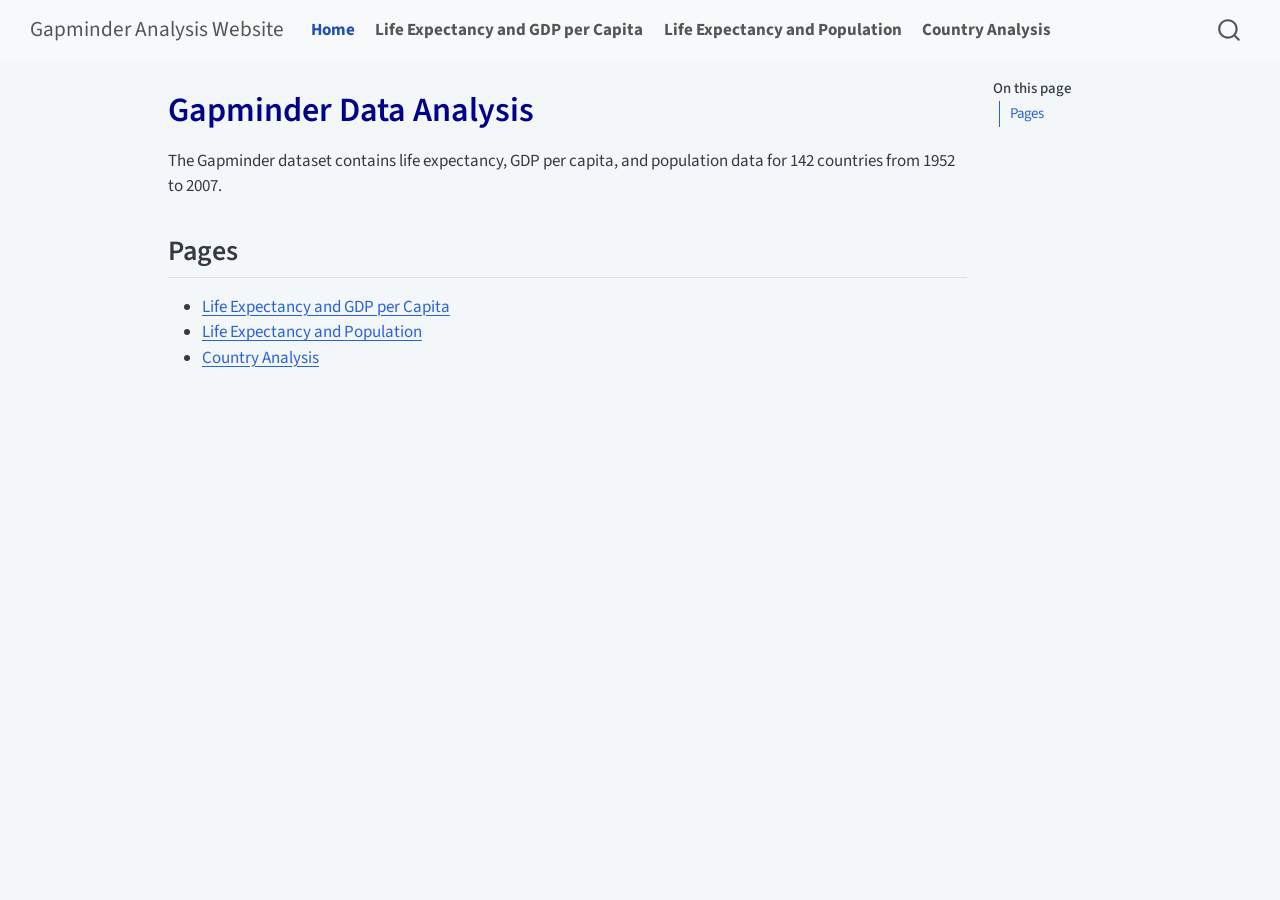
<file: docs/index.html>
<!DOCTYPE html>
<html xmlns="http://www.w3.org/1999/xhtml" lang="en" xml:lang="en"><head>

<meta charset="utf-8">
<meta name="generator" content="quarto-1.8.27">

<meta name="viewport" content="width=device-width, initial-scale=1.0, user-scalable=yes">


<title>Gapminder Data Analysis – Gapminder Analysis Website</title>
<style>
code{white-space: pre-wrap;}
span.smallcaps{font-variant: small-caps;}
div.columns{display: flex; gap: min(4vw, 1.5em);}
div.column{flex: auto; overflow-x: auto;}
div.hanging-indent{margin-left: 1.5em; text-indent: -1.5em;}
ul.task-list{list-style: none;}
ul.task-list li input[type="checkbox"] {
  width: 0.8em;
  margin: 0 0.8em 0.2em -1em; /* quarto-specific, see https://github.com/quarto-dev/quarto-cli/issues/4556 */ 
  vertical-align: middle;
}
</style>


<script src="site_libs/quarto-nav/quarto-nav.js"></script>
<script src="site_libs/quarto-nav/headroom.min.js"></script>
<script src="site_libs/clipboard/clipboard.min.js"></script>
<script src="site_libs/quarto-search/autocomplete.umd.js"></script>
<script src="site_libs/quarto-search/fuse.min.js"></script>
<script src="site_libs/quarto-search/quarto-search.js"></script>
<meta name="quarto:offset" content="./">
<script src="site_libs/quarto-html/quarto.js" type="module"></script>
<script src="site_libs/quarto-html/tabsets/tabsets.js" type="module"></script>
<script src="site_libs/quarto-html/axe/axe-check.js" type="module"></script>
<script src="site_libs/quarto-html/popper.min.js"></script>
<script src="site_libs/quarto-html/tippy.umd.min.js"></script>
<script src="site_libs/quarto-html/anchor.min.js"></script>
<link href="site_libs/quarto-html/tippy.css" rel="stylesheet">
<link href="site_libs/quarto-html/quarto-syntax-highlighting-ed96de9b727972fe78a7b5d16c58bf87.css" rel="stylesheet" id="quarto-text-highlighting-styles">
<script src="site_libs/bootstrap/bootstrap.min.js"></script>
<link href="site_libs/bootstrap/bootstrap-icons.css" rel="stylesheet">
<link href="site_libs/bootstrap/bootstrap-5b4ad623e5705c0698d39aec6f10cf02.min.css" rel="stylesheet" append-hash="true" id="quarto-bootstrap" data-mode="light">
<script id="quarto-search-options" type="application/json">{
  "location": "navbar",
  "copy-button": false,
  "collapse-after": 3,
  "panel-placement": "end",
  "type": "overlay",
  "limit": 50,
  "keyboard-shortcut": [
    "f",
    "/",
    "s"
  ],
  "show-item-context": false,
  "language": {
    "search-no-results-text": "No results",
    "search-matching-documents-text": "matching documents",
    "search-copy-link-title": "Copy link to search",
    "search-hide-matches-text": "Hide additional matches",
    "search-more-match-text": "more match in this document",
    "search-more-matches-text": "more matches in this document",
    "search-clear-button-title": "Clear",
    "search-text-placeholder": "",
    "search-detached-cancel-button-title": "Cancel",
    "search-submit-button-title": "Submit",
    "search-label": "Search"
  }
}</script>


<link rel="stylesheet" href="styles.css">
</head>

<body class="nav-fixed quarto-light">

<div id="quarto-search-results"></div>
  <header id="quarto-header" class="headroom fixed-top">
    <nav class="navbar navbar-expand-lg " data-bs-theme="dark">
      <div class="navbar-container container-fluid">
      <div class="navbar-brand-container mx-auto">
    <a class="navbar-brand" href="./index.html">
    <span class="navbar-title">Gapminder Analysis Website</span>
    </a>
  </div>
            <div id="quarto-search" class="" title="Search"></div>
          <button class="navbar-toggler" type="button" data-bs-toggle="collapse" data-bs-target="#navbarCollapse" aria-controls="navbarCollapse" role="menu" aria-expanded="false" aria-label="Toggle navigation" onclick="if (window.quartoToggleHeadroom) { window.quartoToggleHeadroom(); }">
  <span class="navbar-toggler-icon"></span>
</button>
          <div class="collapse navbar-collapse" id="navbarCollapse">
            <ul class="navbar-nav navbar-nav-scroll me-auto">
  <li class="nav-item">
    <a class="nav-link active" href="./index.html" aria-current="page"> 
<span class="menu-text">Home</span></a>
  </li>  
  <li class="nav-item">
    <a class="nav-link" href="./life-gdp.html"> 
<span class="menu-text">Life Expectancy and GDP per Capita</span></a>
  </li>  
  <li class="nav-item">
    <a class="nav-link" href="./life-population.html"> 
<span class="menu-text">Life Expectancy and Population</span></a>
  </li>  
  <li class="nav-item">
    <a class="nav-link" href="./country.html"> 
<span class="menu-text">Country Analysis</span></a>
  </li>  
</ul>
          </div> <!-- /navcollapse -->
            <div class="quarto-navbar-tools">
</div>
      </div> <!-- /container-fluid -->
    </nav>
</header>
<!-- content -->
<div id="quarto-content" class="quarto-container page-columns page-rows-contents page-layout-article page-navbar">
<!-- sidebar -->
<!-- margin-sidebar -->
    <div id="quarto-margin-sidebar" class="sidebar margin-sidebar">
        <nav id="TOC" role="doc-toc" class="toc-active">
    <h2 id="toc-title">On this page</h2>
   
  <ul>
  <li><a href="#pages" id="toc-pages" class="nav-link active" data-scroll-target="#pages">Pages</a></li>
  </ul>
</nav>
    </div>
<!-- main -->
<main class="content" id="quarto-document-content">

<header id="title-block-header" class="quarto-title-block default">
<div class="quarto-title">
<h1 class="title">Gapminder Data Analysis</h1>
</div>



<div class="quarto-title-meta">

    
  
    
  </div>
  


</header>


<p>The Gapminder dataset contains life expectancy, GDP per capita, and population data for 142 countries from 1952 to 2007.</p>
<section id="pages" class="level2">
<h2 class="anchored" data-anchor-id="pages">Pages</h2>
<ul>
<li><a href="life-gdp.html">Life Expectancy and GDP per Capita</a></li>
<li><a href="life-population.html">Life Expectancy and Population</a></li>
<li><a href="country.html">Country Analysis</a></li>
</ul>


</section>

</main> <!-- /main -->
<script id="quarto-html-after-body" type="application/javascript">
  window.document.addEventListener("DOMContentLoaded", function (event) {
    const icon = "";
    const anchorJS = new window.AnchorJS();
    anchorJS.options = {
      placement: 'right',
      icon: icon
    };
    anchorJS.add('.anchored');
    const isCodeAnnotation = (el) => {
      for (const clz of el.classList) {
        if (clz.startsWith('code-annotation-')) {                     
          return true;
        }
      }
      return false;
    }
    const onCopySuccess = function(e) {
      // button target
      const button = e.trigger;
      // don't keep focus
      button.blur();
      // flash "checked"
      button.classList.add('code-copy-button-checked');
      var currentTitle = button.getAttribute("title");
      button.setAttribute("title", "Copied!");
      let tooltip;
      if (window.bootstrap) {
        button.setAttribute("data-bs-toggle", "tooltip");
        button.setAttribute("data-bs-placement", "left");
        button.setAttribute("data-bs-title", "Copied!");
        tooltip = new bootstrap.Tooltip(button, 
          { trigger: "manual", 
            customClass: "code-copy-button-tooltip",
            offset: [0, -8]});
        tooltip.show();    
      }
      setTimeout(function() {
        if (tooltip) {
          tooltip.hide();
          button.removeAttribute("data-bs-title");
          button.removeAttribute("data-bs-toggle");
          button.removeAttribute("data-bs-placement");
        }
        button.setAttribute("title", currentTitle);
        button.classList.remove('code-copy-button-checked');
      }, 1000);
      // clear code selection
      e.clearSelection();
    }
    const getTextToCopy = function(trigger) {
      const outerScaffold = trigger.parentElement.cloneNode(true);
      const codeEl = outerScaffold.querySelector('code');
      for (const childEl of codeEl.children) {
        if (isCodeAnnotation(childEl)) {
          childEl.remove();
        }
      }
      return codeEl.innerText;
    }
    const clipboard = new window.ClipboardJS('.code-copy-button:not([data-in-quarto-modal])', {
      text: getTextToCopy
    });
    clipboard.on('success', onCopySuccess);
    if (window.document.getElementById('quarto-embedded-source-code-modal')) {
      const clipboardModal = new window.ClipboardJS('.code-copy-button[data-in-quarto-modal]', {
        text: getTextToCopy,
        container: window.document.getElementById('quarto-embedded-source-code-modal')
      });
      clipboardModal.on('success', onCopySuccess);
    }
      var localhostRegex = new RegExp(/^(?:http|https):\/\/localhost\:?[0-9]*\//);
      var mailtoRegex = new RegExp(/^mailto:/);
        var filterRegex = new RegExp('/' + window.location.host + '/');
      var isInternal = (href) => {
          return filterRegex.test(href) || localhostRegex.test(href) || mailtoRegex.test(href);
      }
      // Inspect non-navigation links and adorn them if external
     var links = window.document.querySelectorAll('a[href]:not(.nav-link):not(.navbar-brand):not(.toc-action):not(.sidebar-link):not(.sidebar-item-toggle):not(.pagination-link):not(.no-external):not([aria-hidden]):not(.dropdown-item):not(.quarto-navigation-tool):not(.about-link)');
      for (var i=0; i<links.length; i++) {
        const link = links[i];
        if (!isInternal(link.href)) {
          // undo the damage that might have been done by quarto-nav.js in the case of
          // links that we want to consider external
          if (link.dataset.originalHref !== undefined) {
            link.href = link.dataset.originalHref;
          }
        }
      }
    function tippyHover(el, contentFn, onTriggerFn, onUntriggerFn) {
      const config = {
        allowHTML: true,
        maxWidth: 500,
        delay: 100,
        arrow: false,
        appendTo: function(el) {
            return el.parentElement;
        },
        interactive: true,
        interactiveBorder: 10,
        theme: 'quarto',
        placement: 'bottom-start',
      };
      if (contentFn) {
        config.content = contentFn;
      }
      if (onTriggerFn) {
        config.onTrigger = onTriggerFn;
      }
      if (onUntriggerFn) {
        config.onUntrigger = onUntriggerFn;
      }
      window.tippy(el, config); 
    }
    const noterefs = window.document.querySelectorAll('a[role="doc-noteref"]');
    for (var i=0; i<noterefs.length; i++) {
      const ref = noterefs[i];
      tippyHover(ref, function() {
        // use id or data attribute instead here
        let href = ref.getAttribute('data-footnote-href') || ref.getAttribute('href');
        try { href = new URL(href).hash; } catch {}
        const id = href.replace(/^#\/?/, "");
        const note = window.document.getElementById(id);
        if (note) {
          return note.innerHTML;
        } else {
          return "";
        }
      });
    }
    const xrefs = window.document.querySelectorAll('a.quarto-xref');
    const processXRef = (id, note) => {
      // Strip column container classes
      const stripColumnClz = (el) => {
        el.classList.remove("page-full", "page-columns");
        if (el.children) {
          for (const child of el.children) {
            stripColumnClz(child);
          }
        }
      }
      stripColumnClz(note)
      if (id === null || id.startsWith('sec-')) {
        // Special case sections, only their first couple elements
        const container = document.createElement("div");
        if (note.children && note.children.length > 2) {
          container.appendChild(note.children[0].cloneNode(true));
          for (let i = 1; i < note.children.length; i++) {
            const child = note.children[i];
            if (child.tagName === "P" && child.innerText === "") {
              continue;
            } else {
              container.appendChild(child.cloneNode(true));
              break;
            }
          }
          if (window.Quarto?.typesetMath) {
            window.Quarto.typesetMath(container);
          }
          return container.innerHTML
        } else {
          if (window.Quarto?.typesetMath) {
            window.Quarto.typesetMath(note);
          }
          return note.innerHTML;
        }
      } else {
        // Remove any anchor links if they are present
        const anchorLink = note.querySelector('a.anchorjs-link');
        if (anchorLink) {
          anchorLink.remove();
        }
        if (window.Quarto?.typesetMath) {
          window.Quarto.typesetMath(note);
        }
        if (note.classList.contains("callout")) {
          return note.outerHTML;
        } else {
          return note.innerHTML;
        }
      }
    }
    for (var i=0; i<xrefs.length; i++) {
      const xref = xrefs[i];
      tippyHover(xref, undefined, function(instance) {
        instance.disable();
        let url = xref.getAttribute('href');
        let hash = undefined; 
        if (url.startsWith('#')) {
          hash = url;
        } else {
          try { hash = new URL(url).hash; } catch {}
        }
        if (hash) {
          const id = hash.replace(/^#\/?/, "");
          const note = window.document.getElementById(id);
          if (note !== null) {
            try {
              const html = processXRef(id, note.cloneNode(true));
              instance.setContent(html);
            } finally {
              instance.enable();
              instance.show();
            }
          } else {
            // See if we can fetch this
            fetch(url.split('#')[0])
            .then(res => res.text())
            .then(html => {
              const parser = new DOMParser();
              const htmlDoc = parser.parseFromString(html, "text/html");
              const note = htmlDoc.getElementById(id);
              if (note !== null) {
                const html = processXRef(id, note);
                instance.setContent(html);
              } 
            }).finally(() => {
              instance.enable();
              instance.show();
            });
          }
        } else {
          // See if we can fetch a full url (with no hash to target)
          // This is a special case and we should probably do some content thinning / targeting
          fetch(url)
          .then(res => res.text())
          .then(html => {
            const parser = new DOMParser();
            const htmlDoc = parser.parseFromString(html, "text/html");
            const note = htmlDoc.querySelector('main.content');
            if (note !== null) {
              // This should only happen for chapter cross references
              // (since there is no id in the URL)
              // remove the first header
              if (note.children.length > 0 && note.children[0].tagName === "HEADER") {
                note.children[0].remove();
              }
              const html = processXRef(null, note);
              instance.setContent(html);
            } 
          }).finally(() => {
            instance.enable();
            instance.show();
          });
        }
      }, function(instance) {
      });
    }
        let selectedAnnoteEl;
        const selectorForAnnotation = ( cell, annotation) => {
          let cellAttr = 'data-code-cell="' + cell + '"';
          let lineAttr = 'data-code-annotation="' +  annotation + '"';
          const selector = 'span[' + cellAttr + '][' + lineAttr + ']';
          return selector;
        }
        const selectCodeLines = (annoteEl) => {
          const doc = window.document;
          const targetCell = annoteEl.getAttribute("data-target-cell");
          const targetAnnotation = annoteEl.getAttribute("data-target-annotation");
          const annoteSpan = window.document.querySelector(selectorForAnnotation(targetCell, targetAnnotation));
          const lines = annoteSpan.getAttribute("data-code-lines").split(",");
          const lineIds = lines.map((line) => {
            return targetCell + "-" + line;
          })
          let top = null;
          let height = null;
          let parent = null;
          if (lineIds.length > 0) {
              //compute the position of the single el (top and bottom and make a div)
              const el = window.document.getElementById(lineIds[0]);
              top = el.offsetTop;
              height = el.offsetHeight;
              parent = el.parentElement.parentElement;
            if (lineIds.length > 1) {
              const lastEl = window.document.getElementById(lineIds[lineIds.length - 1]);
              const bottom = lastEl.offsetTop + lastEl.offsetHeight;
              height = bottom - top;
            }
            if (top !== null && height !== null && parent !== null) {
              // cook up a div (if necessary) and position it 
              let div = window.document.getElementById("code-annotation-line-highlight");
              if (div === null) {
                div = window.document.createElement("div");
                div.setAttribute("id", "code-annotation-line-highlight");
                div.style.position = 'absolute';
                parent.appendChild(div);
              }
              div.style.top = top - 2 + "px";
              div.style.height = height + 4 + "px";
              div.style.left = 0;
              let gutterDiv = window.document.getElementById("code-annotation-line-highlight-gutter");
              if (gutterDiv === null) {
                gutterDiv = window.document.createElement("div");
                gutterDiv.setAttribute("id", "code-annotation-line-highlight-gutter");
                gutterDiv.style.position = 'absolute';
                const codeCell = window.document.getElementById(targetCell);
                const gutter = codeCell.querySelector('.code-annotation-gutter');
                gutter.appendChild(gutterDiv);
              }
              gutterDiv.style.top = top - 2 + "px";
              gutterDiv.style.height = height + 4 + "px";
            }
            selectedAnnoteEl = annoteEl;
          }
        };
        const unselectCodeLines = () => {
          const elementsIds = ["code-annotation-line-highlight", "code-annotation-line-highlight-gutter"];
          elementsIds.forEach((elId) => {
            const div = window.document.getElementById(elId);
            if (div) {
              div.remove();
            }
          });
          selectedAnnoteEl = undefined;
        };
          // Handle positioning of the toggle
      window.addEventListener(
        "resize",
        throttle(() => {
          elRect = undefined;
          if (selectedAnnoteEl) {
            selectCodeLines(selectedAnnoteEl);
          }
        }, 10)
      );
      function throttle(fn, ms) {
      let throttle = false;
      let timer;
        return (...args) => {
          if(!throttle) { // first call gets through
              fn.apply(this, args);
              throttle = true;
          } else { // all the others get throttled
              if(timer) clearTimeout(timer); // cancel #2
              timer = setTimeout(() => {
                fn.apply(this, args);
                timer = throttle = false;
              }, ms);
          }
        };
      }
        // Attach click handler to the DT
        const annoteDls = window.document.querySelectorAll('dt[data-target-cell]');
        for (const annoteDlNode of annoteDls) {
          annoteDlNode.addEventListener('click', (event) => {
            const clickedEl = event.target;
            if (clickedEl !== selectedAnnoteEl) {
              unselectCodeLines();
              const activeEl = window.document.querySelector('dt[data-target-cell].code-annotation-active');
              if (activeEl) {
                activeEl.classList.remove('code-annotation-active');
              }
              selectCodeLines(clickedEl);
              clickedEl.classList.add('code-annotation-active');
            } else {
              // Unselect the line
              unselectCodeLines();
              clickedEl.classList.remove('code-annotation-active');
            }
          });
        }
    const findCites = (el) => {
      const parentEl = el.parentElement;
      if (parentEl) {
        const cites = parentEl.dataset.cites;
        if (cites) {
          return {
            el,
            cites: cites.split(' ')
          };
        } else {
          return findCites(el.parentElement)
        }
      } else {
        return undefined;
      }
    };
    var bibliorefs = window.document.querySelectorAll('a[role="doc-biblioref"]');
    for (var i=0; i<bibliorefs.length; i++) {
      const ref = bibliorefs[i];
      const citeInfo = findCites(ref);
      if (citeInfo) {
        tippyHover(citeInfo.el, function() {
          var popup = window.document.createElement('div');
          citeInfo.cites.forEach(function(cite) {
            var citeDiv = window.document.createElement('div');
            citeDiv.classList.add('hanging-indent');
            citeDiv.classList.add('csl-entry');
            var biblioDiv = window.document.getElementById('ref-' + cite);
            if (biblioDiv) {
              citeDiv.innerHTML = biblioDiv.innerHTML;
            }
            popup.appendChild(citeDiv);
          });
          return popup.innerHTML;
        });
      }
    }
  });
  </script>
</div> <!-- /content -->




</body></html>
</file>
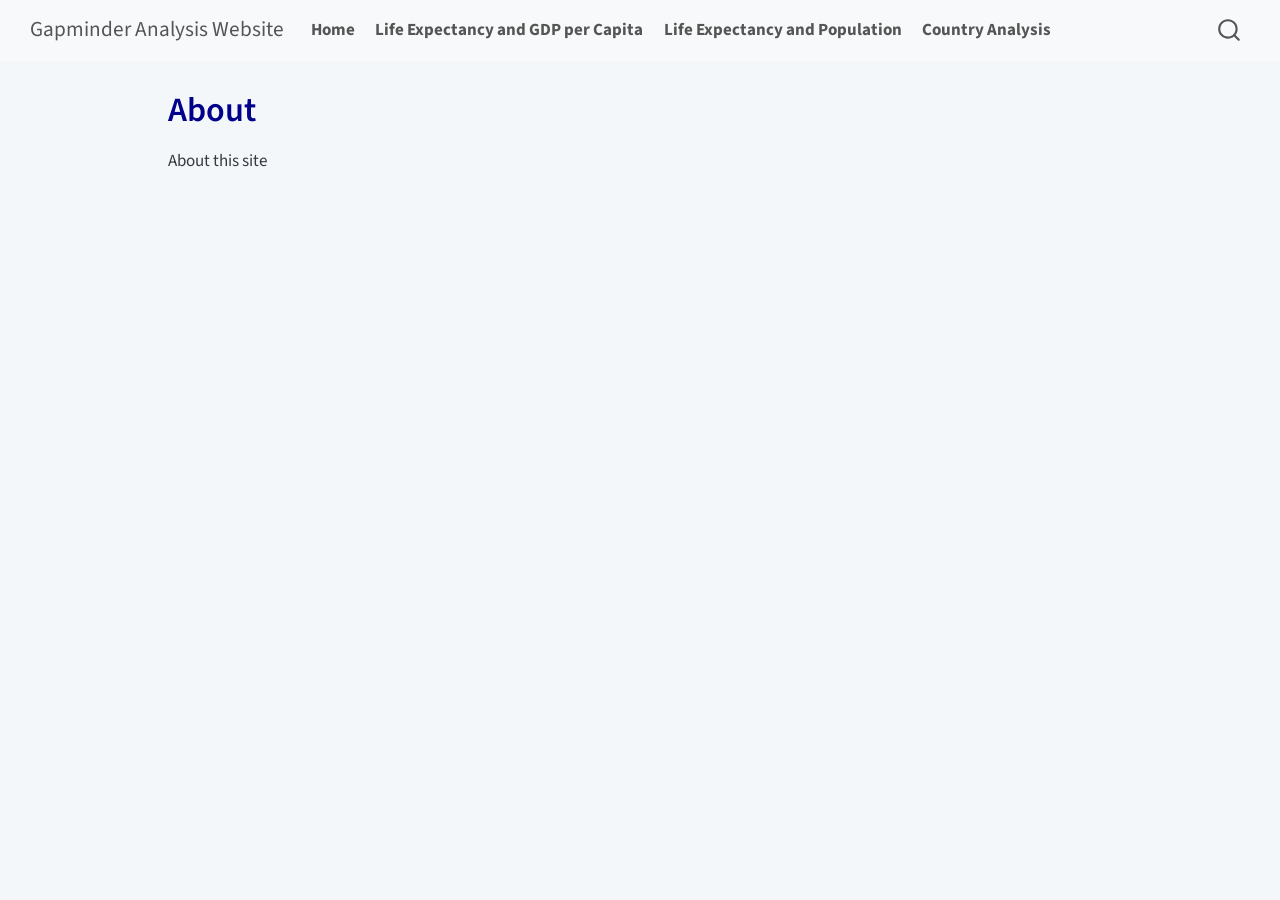
<file: docs/about.html>
<!DOCTYPE html>
<html xmlns="http://www.w3.org/1999/xhtml" lang="en" xml:lang="en"><head>

<meta charset="utf-8">
<meta name="generator" content="quarto-1.8.27">

<meta name="viewport" content="width=device-width, initial-scale=1.0, user-scalable=yes">


<title>About – Gapminder Analysis Website</title>
<style>
code{white-space: pre-wrap;}
span.smallcaps{font-variant: small-caps;}
div.columns{display: flex; gap: min(4vw, 1.5em);}
div.column{flex: auto; overflow-x: auto;}
div.hanging-indent{margin-left: 1.5em; text-indent: -1.5em;}
ul.task-list{list-style: none;}
ul.task-list li input[type="checkbox"] {
  width: 0.8em;
  margin: 0 0.8em 0.2em -1em; /* quarto-specific, see https://github.com/quarto-dev/quarto-cli/issues/4556 */ 
  vertical-align: middle;
}
</style>


<script src="site_libs/quarto-nav/quarto-nav.js"></script>
<script src="site_libs/quarto-nav/headroom.min.js"></script>
<script src="site_libs/clipboard/clipboard.min.js"></script>
<script src="site_libs/quarto-search/autocomplete.umd.js"></script>
<script src="site_libs/quarto-search/fuse.min.js"></script>
<script src="site_libs/quarto-search/quarto-search.js"></script>
<meta name="quarto:offset" content="./">
<script src="site_libs/quarto-html/quarto.js" type="module"></script>
<script src="site_libs/quarto-html/tabsets/tabsets.js" type="module"></script>
<script src="site_libs/quarto-html/axe/axe-check.js" type="module"></script>
<script src="site_libs/quarto-html/popper.min.js"></script>
<script src="site_libs/quarto-html/tippy.umd.min.js"></script>
<script src="site_libs/quarto-html/anchor.min.js"></script>
<link href="site_libs/quarto-html/tippy.css" rel="stylesheet">
<link href="site_libs/quarto-html/quarto-syntax-highlighting-ed96de9b727972fe78a7b5d16c58bf87.css" rel="stylesheet" id="quarto-text-highlighting-styles">
<script src="site_libs/bootstrap/bootstrap.min.js"></script>
<link href="site_libs/bootstrap/bootstrap-icons.css" rel="stylesheet">
<link href="site_libs/bootstrap/bootstrap-5b4ad623e5705c0698d39aec6f10cf02.min.css" rel="stylesheet" append-hash="true" id="quarto-bootstrap" data-mode="light">
<script id="quarto-search-options" type="application/json">{
  "location": "navbar",
  "copy-button": false,
  "collapse-after": 3,
  "panel-placement": "end",
  "type": "overlay",
  "limit": 50,
  "keyboard-shortcut": [
    "f",
    "/",
    "s"
  ],
  "show-item-context": false,
  "language": {
    "search-no-results-text": "No results",
    "search-matching-documents-text": "matching documents",
    "search-copy-link-title": "Copy link to search",
    "search-hide-matches-text": "Hide additional matches",
    "search-more-match-text": "more match in this document",
    "search-more-matches-text": "more matches in this document",
    "search-clear-button-title": "Clear",
    "search-text-placeholder": "",
    "search-detached-cancel-button-title": "Cancel",
    "search-submit-button-title": "Submit",
    "search-label": "Search"
  }
}</script>


<link rel="stylesheet" href="styles.css">
</head>

<body class="nav-fixed quarto-light">

<div id="quarto-search-results"></div>
  <header id="quarto-header" class="headroom fixed-top">
    <nav class="navbar navbar-expand-lg " data-bs-theme="dark">
      <div class="navbar-container container-fluid">
      <div class="navbar-brand-container mx-auto">
    <a class="navbar-brand" href="./index.html">
    <span class="navbar-title">Gapminder Analysis Website</span>
    </a>
  </div>
            <div id="quarto-search" class="" title="Search"></div>
          <button class="navbar-toggler" type="button" data-bs-toggle="collapse" data-bs-target="#navbarCollapse" aria-controls="navbarCollapse" role="menu" aria-expanded="false" aria-label="Toggle navigation" onclick="if (window.quartoToggleHeadroom) { window.quartoToggleHeadroom(); }">
  <span class="navbar-toggler-icon"></span>
</button>
          <div class="collapse navbar-collapse" id="navbarCollapse">
            <ul class="navbar-nav navbar-nav-scroll me-auto">
  <li class="nav-item">
    <a class="nav-link" href="./index.html"> 
<span class="menu-text">Home</span></a>
  </li>  
  <li class="nav-item">
    <a class="nav-link" href="./life-gdp.html"> 
<span class="menu-text">Life Expectancy and GDP per Capita</span></a>
  </li>  
  <li class="nav-item">
    <a class="nav-link" href="./life-population.html"> 
<span class="menu-text">Life Expectancy and Population</span></a>
  </li>  
  <li class="nav-item">
    <a class="nav-link" href="./country.html"> 
<span class="menu-text">Country Analysis</span></a>
  </li>  
</ul>
          </div> <!-- /navcollapse -->
            <div class="quarto-navbar-tools">
</div>
      </div> <!-- /container-fluid -->
    </nav>
</header>
<!-- content -->
<div id="quarto-content" class="quarto-container page-columns page-rows-contents page-layout-article page-navbar">
<!-- sidebar -->
<!-- margin-sidebar -->
    <div id="quarto-margin-sidebar" class="sidebar margin-sidebar zindex-bottom">
        
    </div>
<!-- main -->
<main class="content" id="quarto-document-content">

<header id="title-block-header" class="quarto-title-block default">
<div class="quarto-title">
<h1 class="title">About</h1>
</div>



<div class="quarto-title-meta">

    
  
    
  </div>
  


</header>


<p>About this site</p>



</main> <!-- /main -->
<script id="quarto-html-after-body" type="application/javascript">
  window.document.addEventListener("DOMContentLoaded", function (event) {
    const icon = "";
    const anchorJS = new window.AnchorJS();
    anchorJS.options = {
      placement: 'right',
      icon: icon
    };
    anchorJS.add('.anchored');
    const isCodeAnnotation = (el) => {
      for (const clz of el.classList) {
        if (clz.startsWith('code-annotation-')) {                     
          return true;
        }
      }
      return false;
    }
    const onCopySuccess = function(e) {
      // button target
      const button = e.trigger;
      // don't keep focus
      button.blur();
      // flash "checked"
      button.classList.add('code-copy-button-checked');
      var currentTitle = button.getAttribute("title");
      button.setAttribute("title", "Copied!");
      let tooltip;
      if (window.bootstrap) {
        button.setAttribute("data-bs-toggle", "tooltip");
        button.setAttribute("data-bs-placement", "left");
        button.setAttribute("data-bs-title", "Copied!");
        tooltip = new bootstrap.Tooltip(button, 
          { trigger: "manual", 
            customClass: "code-copy-button-tooltip",
            offset: [0, -8]});
        tooltip.show();    
      }
      setTimeout(function() {
        if (tooltip) {
          tooltip.hide();
          button.removeAttribute("data-bs-title");
          button.removeAttribute("data-bs-toggle");
          button.removeAttribute("data-bs-placement");
        }
        button.setAttribute("title", currentTitle);
        button.classList.remove('code-copy-button-checked');
      }, 1000);
      // clear code selection
      e.clearSelection();
    }
    const getTextToCopy = function(trigger) {
      const outerScaffold = trigger.parentElement.cloneNode(true);
      const codeEl = outerScaffold.querySelector('code');
      for (const childEl of codeEl.children) {
        if (isCodeAnnotation(childEl)) {
          childEl.remove();
        }
      }
      return codeEl.innerText;
    }
    const clipboard = new window.ClipboardJS('.code-copy-button:not([data-in-quarto-modal])', {
      text: getTextToCopy
    });
    clipboard.on('success', onCopySuccess);
    if (window.document.getElementById('quarto-embedded-source-code-modal')) {
      const clipboardModal = new window.ClipboardJS('.code-copy-button[data-in-quarto-modal]', {
        text: getTextToCopy,
        container: window.document.getElementById('quarto-embedded-source-code-modal')
      });
      clipboardModal.on('success', onCopySuccess);
    }
      var localhostRegex = new RegExp(/^(?:http|https):\/\/localhost\:?[0-9]*\//);
      var mailtoRegex = new RegExp(/^mailto:/);
        var filterRegex = new RegExp('/' + window.location.host + '/');
      var isInternal = (href) => {
          return filterRegex.test(href) || localhostRegex.test(href) || mailtoRegex.test(href);
      }
      // Inspect non-navigation links and adorn them if external
     var links = window.document.querySelectorAll('a[href]:not(.nav-link):not(.navbar-brand):not(.toc-action):not(.sidebar-link):not(.sidebar-item-toggle):not(.pagination-link):not(.no-external):not([aria-hidden]):not(.dropdown-item):not(.quarto-navigation-tool):not(.about-link)');
      for (var i=0; i<links.length; i++) {
        const link = links[i];
        if (!isInternal(link.href)) {
          // undo the damage that might have been done by quarto-nav.js in the case of
          // links that we want to consider external
          if (link.dataset.originalHref !== undefined) {
            link.href = link.dataset.originalHref;
          }
        }
      }
    function tippyHover(el, contentFn, onTriggerFn, onUntriggerFn) {
      const config = {
        allowHTML: true,
        maxWidth: 500,
        delay: 100,
        arrow: false,
        appendTo: function(el) {
            return el.parentElement;
        },
        interactive: true,
        interactiveBorder: 10,
        theme: 'quarto',
        placement: 'bottom-start',
      };
      if (contentFn) {
        config.content = contentFn;
      }
      if (onTriggerFn) {
        config.onTrigger = onTriggerFn;
      }
      if (onUntriggerFn) {
        config.onUntrigger = onUntriggerFn;
      }
      window.tippy(el, config); 
    }
    const noterefs = window.document.querySelectorAll('a[role="doc-noteref"]');
    for (var i=0; i<noterefs.length; i++) {
      const ref = noterefs[i];
      tippyHover(ref, function() {
        // use id or data attribute instead here
        let href = ref.getAttribute('data-footnote-href') || ref.getAttribute('href');
        try { href = new URL(href).hash; } catch {}
        const id = href.replace(/^#\/?/, "");
        const note = window.document.getElementById(id);
        if (note) {
          return note.innerHTML;
        } else {
          return "";
        }
      });
    }
    const xrefs = window.document.querySelectorAll('a.quarto-xref');
    const processXRef = (id, note) => {
      // Strip column container classes
      const stripColumnClz = (el) => {
        el.classList.remove("page-full", "page-columns");
        if (el.children) {
          for (const child of el.children) {
            stripColumnClz(child);
          }
        }
      }
      stripColumnClz(note)
      if (id === null || id.startsWith('sec-')) {
        // Special case sections, only their first couple elements
        const container = document.createElement("div");
        if (note.children && note.children.length > 2) {
          container.appendChild(note.children[0].cloneNode(true));
          for (let i = 1; i < note.children.length; i++) {
            const child = note.children[i];
            if (child.tagName === "P" && child.innerText === "") {
              continue;
            } else {
              container.appendChild(child.cloneNode(true));
              break;
            }
          }
          if (window.Quarto?.typesetMath) {
            window.Quarto.typesetMath(container);
          }
          return container.innerHTML
        } else {
          if (window.Quarto?.typesetMath) {
            window.Quarto.typesetMath(note);
          }
          return note.innerHTML;
        }
      } else {
        // Remove any anchor links if they are present
        const anchorLink = note.querySelector('a.anchorjs-link');
        if (anchorLink) {
          anchorLink.remove();
        }
        if (window.Quarto?.typesetMath) {
          window.Quarto.typesetMath(note);
        }
        if (note.classList.contains("callout")) {
          return note.outerHTML;
        } else {
          return note.innerHTML;
        }
      }
    }
    for (var i=0; i<xrefs.length; i++) {
      const xref = xrefs[i];
      tippyHover(xref, undefined, function(instance) {
        instance.disable();
        let url = xref.getAttribute('href');
        let hash = undefined; 
        if (url.startsWith('#')) {
          hash = url;
        } else {
          try { hash = new URL(url).hash; } catch {}
        }
        if (hash) {
          const id = hash.replace(/^#\/?/, "");
          const note = window.document.getElementById(id);
          if (note !== null) {
            try {
              const html = processXRef(id, note.cloneNode(true));
              instance.setContent(html);
            } finally {
              instance.enable();
              instance.show();
            }
          } else {
            // See if we can fetch this
            fetch(url.split('#')[0])
            .then(res => res.text())
            .then(html => {
              const parser = new DOMParser();
              const htmlDoc = parser.parseFromString(html, "text/html");
              const note = htmlDoc.getElementById(id);
              if (note !== null) {
                const html = processXRef(id, note);
                instance.setContent(html);
              } 
            }).finally(() => {
              instance.enable();
              instance.show();
            });
          }
        } else {
          // See if we can fetch a full url (with no hash to target)
          // This is a special case and we should probably do some content thinning / targeting
          fetch(url)
          .then(res => res.text())
          .then(html => {
            const parser = new DOMParser();
            const htmlDoc = parser.parseFromString(html, "text/html");
            const note = htmlDoc.querySelector('main.content');
            if (note !== null) {
              // This should only happen for chapter cross references
              // (since there is no id in the URL)
              // remove the first header
              if (note.children.length > 0 && note.children[0].tagName === "HEADER") {
                note.children[0].remove();
              }
              const html = processXRef(null, note);
              instance.setContent(html);
            } 
          }).finally(() => {
            instance.enable();
            instance.show();
          });
        }
      }, function(instance) {
      });
    }
        let selectedAnnoteEl;
        const selectorForAnnotation = ( cell, annotation) => {
          let cellAttr = 'data-code-cell="' + cell + '"';
          let lineAttr = 'data-code-annotation="' +  annotation + '"';
          const selector = 'span[' + cellAttr + '][' + lineAttr + ']';
          return selector;
        }
        const selectCodeLines = (annoteEl) => {
          const doc = window.document;
          const targetCell = annoteEl.getAttribute("data-target-cell");
          const targetAnnotation = annoteEl.getAttribute("data-target-annotation");
          const annoteSpan = window.document.querySelector(selectorForAnnotation(targetCell, targetAnnotation));
          const lines = annoteSpan.getAttribute("data-code-lines").split(",");
          const lineIds = lines.map((line) => {
            return targetCell + "-" + line;
          })
          let top = null;
          let height = null;
          let parent = null;
          if (lineIds.length > 0) {
              //compute the position of the single el (top and bottom and make a div)
              const el = window.document.getElementById(lineIds[0]);
              top = el.offsetTop;
              height = el.offsetHeight;
              parent = el.parentElement.parentElement;
            if (lineIds.length > 1) {
              const lastEl = window.document.getElementById(lineIds[lineIds.length - 1]);
              const bottom = lastEl.offsetTop + lastEl.offsetHeight;
              height = bottom - top;
            }
            if (top !== null && height !== null && parent !== null) {
              // cook up a div (if necessary) and position it 
              let div = window.document.getElementById("code-annotation-line-highlight");
              if (div === null) {
                div = window.document.createElement("div");
                div.setAttribute("id", "code-annotation-line-highlight");
                div.style.position = 'absolute';
                parent.appendChild(div);
              }
              div.style.top = top - 2 + "px";
              div.style.height = height + 4 + "px";
              div.style.left = 0;
              let gutterDiv = window.document.getElementById("code-annotation-line-highlight-gutter");
              if (gutterDiv === null) {
                gutterDiv = window.document.createElement("div");
                gutterDiv.setAttribute("id", "code-annotation-line-highlight-gutter");
                gutterDiv.style.position = 'absolute';
                const codeCell = window.document.getElementById(targetCell);
                const gutter = codeCell.querySelector('.code-annotation-gutter');
                gutter.appendChild(gutterDiv);
              }
              gutterDiv.style.top = top - 2 + "px";
              gutterDiv.style.height = height + 4 + "px";
            }
            selectedAnnoteEl = annoteEl;
          }
        };
        const unselectCodeLines = () => {
          const elementsIds = ["code-annotation-line-highlight", "code-annotation-line-highlight-gutter"];
          elementsIds.forEach((elId) => {
            const div = window.document.getElementById(elId);
            if (div) {
              div.remove();
            }
          });
          selectedAnnoteEl = undefined;
        };
          // Handle positioning of the toggle
      window.addEventListener(
        "resize",
        throttle(() => {
          elRect = undefined;
          if (selectedAnnoteEl) {
            selectCodeLines(selectedAnnoteEl);
          }
        }, 10)
      );
      function throttle(fn, ms) {
      let throttle = false;
      let timer;
        return (...args) => {
          if(!throttle) { // first call gets through
              fn.apply(this, args);
              throttle = true;
          } else { // all the others get throttled
              if(timer) clearTimeout(timer); // cancel #2
              timer = setTimeout(() => {
                fn.apply(this, args);
                timer = throttle = false;
              }, ms);
          }
        };
      }
        // Attach click handler to the DT
        const annoteDls = window.document.querySelectorAll('dt[data-target-cell]');
        for (const annoteDlNode of annoteDls) {
          annoteDlNode.addEventListener('click', (event) => {
            const clickedEl = event.target;
            if (clickedEl !== selectedAnnoteEl) {
              unselectCodeLines();
              const activeEl = window.document.querySelector('dt[data-target-cell].code-annotation-active');
              if (activeEl) {
                activeEl.classList.remove('code-annotation-active');
              }
              selectCodeLines(clickedEl);
              clickedEl.classList.add('code-annotation-active');
            } else {
              // Unselect the line
              unselectCodeLines();
              clickedEl.classList.remove('code-annotation-active');
            }
          });
        }
    const findCites = (el) => {
      const parentEl = el.parentElement;
      if (parentEl) {
        const cites = parentEl.dataset.cites;
        if (cites) {
          return {
            el,
            cites: cites.split(' ')
          };
        } else {
          return findCites(el.parentElement)
        }
      } else {
        return undefined;
      }
    };
    var bibliorefs = window.document.querySelectorAll('a[role="doc-biblioref"]');
    for (var i=0; i<bibliorefs.length; i++) {
      const ref = bibliorefs[i];
      const citeInfo = findCites(ref);
      if (citeInfo) {
        tippyHover(citeInfo.el, function() {
          var popup = window.document.createElement('div');
          citeInfo.cites.forEach(function(cite) {
            var citeDiv = window.document.createElement('div');
            citeDiv.classList.add('hanging-indent');
            citeDiv.classList.add('csl-entry');
            var biblioDiv = window.document.getElementById('ref-' + cite);
            if (biblioDiv) {
              citeDiv.innerHTML = biblioDiv.innerHTML;
            }
            popup.appendChild(citeDiv);
          });
          return popup.innerHTML;
        });
      }
    }
  });
  </script>
</div> <!-- /content -->




</body></html>
</file>
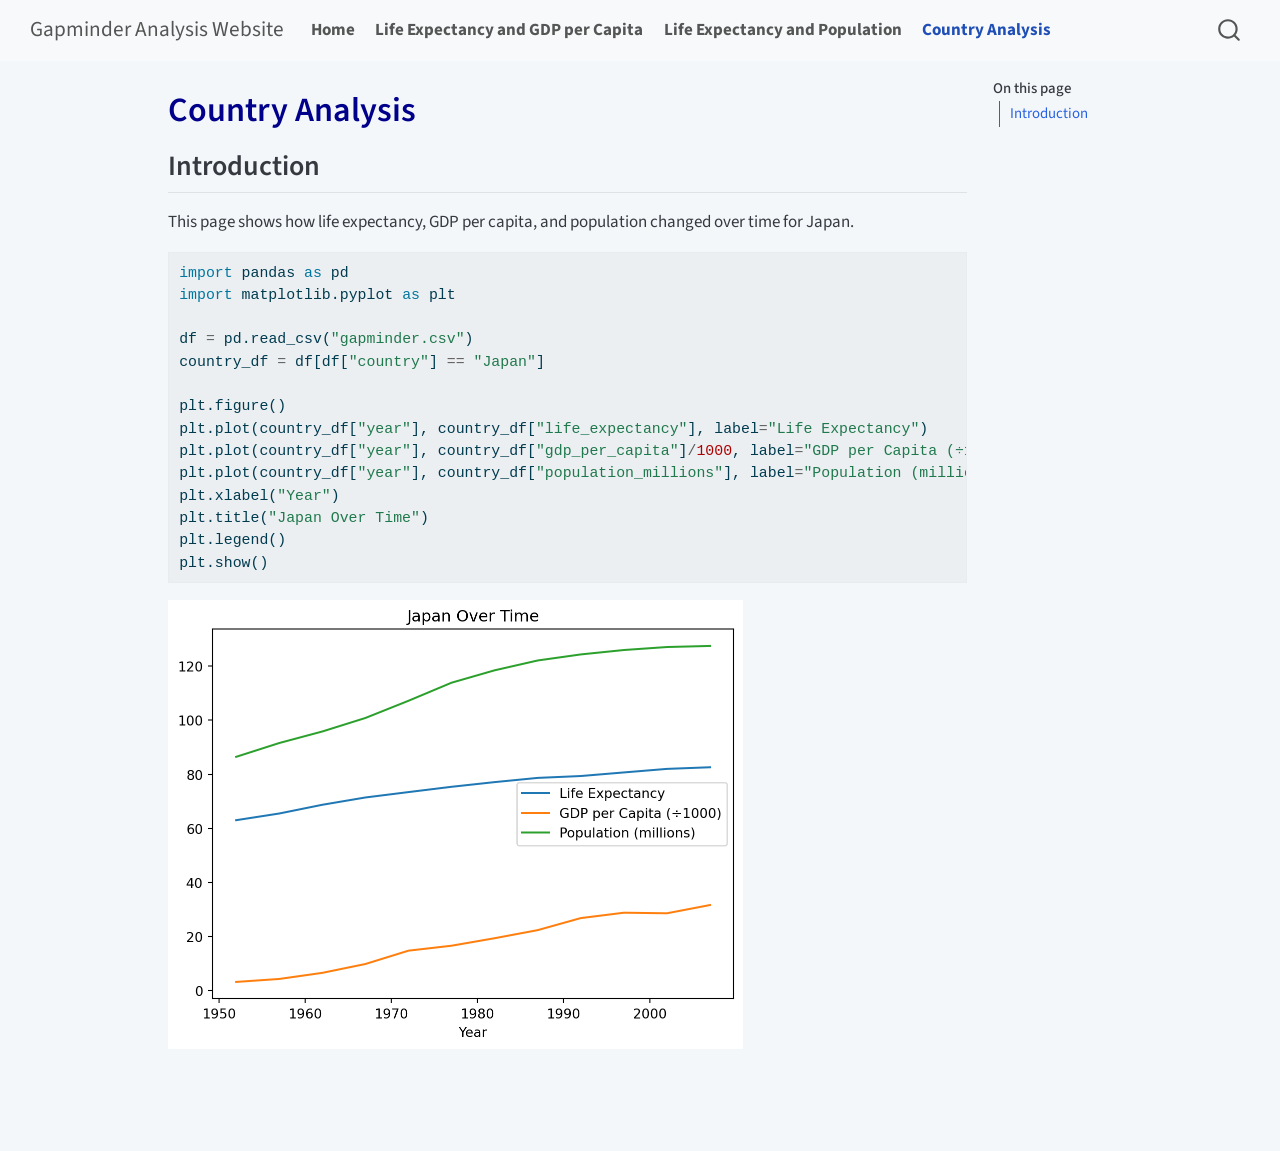
<file: docs/country.html>
<!DOCTYPE html>
<html xmlns="http://www.w3.org/1999/xhtml" lang="en" xml:lang="en"><head>

<meta charset="utf-8">
<meta name="generator" content="quarto-1.8.27">

<meta name="viewport" content="width=device-width, initial-scale=1.0, user-scalable=yes">


<title>Country Analysis – Gapminder Analysis Website</title>
<style>
code{white-space: pre-wrap;}
span.smallcaps{font-variant: small-caps;}
div.columns{display: flex; gap: min(4vw, 1.5em);}
div.column{flex: auto; overflow-x: auto;}
div.hanging-indent{margin-left: 1.5em; text-indent: -1.5em;}
ul.task-list{list-style: none;}
ul.task-list li input[type="checkbox"] {
  width: 0.8em;
  margin: 0 0.8em 0.2em -1em; /* quarto-specific, see https://github.com/quarto-dev/quarto-cli/issues/4556 */ 
  vertical-align: middle;
}
/* CSS for syntax highlighting */
html { -webkit-text-size-adjust: 100%; }
pre > code.sourceCode { white-space: pre; position: relative; }
pre > code.sourceCode > span { display: inline-block; line-height: 1.25; }
pre > code.sourceCode > span:empty { height: 1.2em; }
.sourceCode { overflow: visible; }
code.sourceCode > span { color: inherit; text-decoration: inherit; }
div.sourceCode { margin: 1em 0; }
pre.sourceCode { margin: 0; }
@media screen {
div.sourceCode { overflow: auto; }
}
@media print {
pre > code.sourceCode { white-space: pre-wrap; }
pre > code.sourceCode > span { text-indent: -5em; padding-left: 5em; }
}
pre.numberSource code
  { counter-reset: source-line 0; }
pre.numberSource code > span
  { position: relative; left: -4em; counter-increment: source-line; }
pre.numberSource code > span > a:first-child::before
  { content: counter(source-line);
    position: relative; left: -1em; text-align: right; vertical-align: baseline;
    border: none; display: inline-block;
    -webkit-touch-callout: none; -webkit-user-select: none;
    -khtml-user-select: none; -moz-user-select: none;
    -ms-user-select: none; user-select: none;
    padding: 0 4px; width: 4em;
  }
pre.numberSource { margin-left: 3em;  padding-left: 4px; }
div.sourceCode
  {   }
@media screen {
pre > code.sourceCode > span > a:first-child::before { text-decoration: underline; }
}
</style>


<script src="site_libs/quarto-nav/quarto-nav.js"></script>
<script src="site_libs/quarto-nav/headroom.min.js"></script>
<script src="site_libs/clipboard/clipboard.min.js"></script>
<script src="site_libs/quarto-search/autocomplete.umd.js"></script>
<script src="site_libs/quarto-search/fuse.min.js"></script>
<script src="site_libs/quarto-search/quarto-search.js"></script>
<meta name="quarto:offset" content="./">
<script src="site_libs/quarto-html/quarto.js" type="module"></script>
<script src="site_libs/quarto-html/tabsets/tabsets.js" type="module"></script>
<script src="site_libs/quarto-html/axe/axe-check.js" type="module"></script>
<script src="site_libs/quarto-html/popper.min.js"></script>
<script src="site_libs/quarto-html/tippy.umd.min.js"></script>
<script src="site_libs/quarto-html/anchor.min.js"></script>
<link href="site_libs/quarto-html/tippy.css" rel="stylesheet">
<link href="site_libs/quarto-html/quarto-syntax-highlighting-ed96de9b727972fe78a7b5d16c58bf87.css" rel="stylesheet" id="quarto-text-highlighting-styles">
<script src="site_libs/bootstrap/bootstrap.min.js"></script>
<link href="site_libs/bootstrap/bootstrap-icons.css" rel="stylesheet">
<link href="site_libs/bootstrap/bootstrap-5b4ad623e5705c0698d39aec6f10cf02.min.css" rel="stylesheet" append-hash="true" id="quarto-bootstrap" data-mode="light">
<script id="quarto-search-options" type="application/json">{
  "location": "navbar",
  "copy-button": false,
  "collapse-after": 3,
  "panel-placement": "end",
  "type": "overlay",
  "limit": 50,
  "keyboard-shortcut": [
    "f",
    "/",
    "s"
  ],
  "show-item-context": false,
  "language": {
    "search-no-results-text": "No results",
    "search-matching-documents-text": "matching documents",
    "search-copy-link-title": "Copy link to search",
    "search-hide-matches-text": "Hide additional matches",
    "search-more-match-text": "more match in this document",
    "search-more-matches-text": "more matches in this document",
    "search-clear-button-title": "Clear",
    "search-text-placeholder": "",
    "search-detached-cancel-button-title": "Cancel",
    "search-submit-button-title": "Submit",
    "search-label": "Search"
  }
}</script>


<link rel="stylesheet" href="styles.css">
</head>

<body class="nav-fixed quarto-light">

<div id="quarto-search-results"></div>
  <header id="quarto-header" class="headroom fixed-top">
    <nav class="navbar navbar-expand-lg " data-bs-theme="dark">
      <div class="navbar-container container-fluid">
      <div class="navbar-brand-container mx-auto">
    <a class="navbar-brand" href="./index.html">
    <span class="navbar-title">Gapminder Analysis Website</span>
    </a>
  </div>
            <div id="quarto-search" class="" title="Search"></div>
          <button class="navbar-toggler" type="button" data-bs-toggle="collapse" data-bs-target="#navbarCollapse" aria-controls="navbarCollapse" role="menu" aria-expanded="false" aria-label="Toggle navigation" onclick="if (window.quartoToggleHeadroom) { window.quartoToggleHeadroom(); }">
  <span class="navbar-toggler-icon"></span>
</button>
          <div class="collapse navbar-collapse" id="navbarCollapse">
            <ul class="navbar-nav navbar-nav-scroll me-auto">
  <li class="nav-item">
    <a class="nav-link" href="./index.html"> 
<span class="menu-text">Home</span></a>
  </li>  
  <li class="nav-item">
    <a class="nav-link" href="./life-gdp.html"> 
<span class="menu-text">Life Expectancy and GDP per Capita</span></a>
  </li>  
  <li class="nav-item">
    <a class="nav-link" href="./life-population.html"> 
<span class="menu-text">Life Expectancy and Population</span></a>
  </li>  
  <li class="nav-item">
    <a class="nav-link active" href="./country.html" aria-current="page"> 
<span class="menu-text">Country Analysis</span></a>
  </li>  
</ul>
          </div> <!-- /navcollapse -->
            <div class="quarto-navbar-tools">
</div>
      </div> <!-- /container-fluid -->
    </nav>
</header>
<!-- content -->
<div id="quarto-content" class="quarto-container page-columns page-rows-contents page-layout-article page-navbar">
<!-- sidebar -->
<!-- margin-sidebar -->
    <div id="quarto-margin-sidebar" class="sidebar margin-sidebar">
        <nav id="TOC" role="doc-toc" class="toc-active">
    <h2 id="toc-title">On this page</h2>
   
  <ul>
  <li><a href="#introduction" id="toc-introduction" class="nav-link active" data-scroll-target="#introduction">Introduction</a></li>
  </ul>
</nav>
    </div>
<!-- main -->
<main class="content" id="quarto-document-content">

<header id="title-block-header" class="quarto-title-block default">
<div class="quarto-title">
<h1 class="title">Country Analysis</h1>
</div>



<div class="quarto-title-meta">

    
  
    
  </div>
  


</header>


<section id="introduction" class="level2">
<h2 class="anchored" data-anchor-id="introduction">Introduction</h2>
<p>This page shows how life expectancy, GDP per capita, and population changed over time for Japan.</p>
<div id="d2738e48" class="cell" data-execution_count="1">
<div class="code-copy-outer-scaffold"><div class="sourceCode cell-code" id="cb1"><pre class="sourceCode python code-with-copy"><code class="sourceCode python"><span id="cb1-1"><a href="#cb1-1" aria-hidden="true" tabindex="-1"></a><span class="im">import</span> pandas <span class="im">as</span> pd</span>
<span id="cb1-2"><a href="#cb1-2" aria-hidden="true" tabindex="-1"></a><span class="im">import</span> matplotlib.pyplot <span class="im">as</span> plt</span>
<span id="cb1-3"><a href="#cb1-3" aria-hidden="true" tabindex="-1"></a></span>
<span id="cb1-4"><a href="#cb1-4" aria-hidden="true" tabindex="-1"></a>df <span class="op">=</span> pd.read_csv(<span class="st">"gapminder.csv"</span>)</span>
<span id="cb1-5"><a href="#cb1-5" aria-hidden="true" tabindex="-1"></a>country_df <span class="op">=</span> df[df[<span class="st">"country"</span>] <span class="op">==</span> <span class="st">"Japan"</span>]</span>
<span id="cb1-6"><a href="#cb1-6" aria-hidden="true" tabindex="-1"></a></span>
<span id="cb1-7"><a href="#cb1-7" aria-hidden="true" tabindex="-1"></a>plt.figure()</span>
<span id="cb1-8"><a href="#cb1-8" aria-hidden="true" tabindex="-1"></a>plt.plot(country_df[<span class="st">"year"</span>], country_df[<span class="st">"life_expectancy"</span>], label<span class="op">=</span><span class="st">"Life Expectancy"</span>)</span>
<span id="cb1-9"><a href="#cb1-9" aria-hidden="true" tabindex="-1"></a>plt.plot(country_df[<span class="st">"year"</span>], country_df[<span class="st">"gdp_per_capita"</span>]<span class="op">/</span><span class="dv">1000</span>, label<span class="op">=</span><span class="st">"GDP per Capita (÷1000)"</span>)</span>
<span id="cb1-10"><a href="#cb1-10" aria-hidden="true" tabindex="-1"></a>plt.plot(country_df[<span class="st">"year"</span>], country_df[<span class="st">"population_millions"</span>], label<span class="op">=</span><span class="st">"Population (millions)"</span>)</span>
<span id="cb1-11"><a href="#cb1-11" aria-hidden="true" tabindex="-1"></a>plt.xlabel(<span class="st">"Year"</span>)</span>
<span id="cb1-12"><a href="#cb1-12" aria-hidden="true" tabindex="-1"></a>plt.title(<span class="st">"Japan Over Time"</span>)</span>
<span id="cb1-13"><a href="#cb1-13" aria-hidden="true" tabindex="-1"></a>plt.legend()</span>
<span id="cb1-14"><a href="#cb1-14" aria-hidden="true" tabindex="-1"></a>plt.show()</span></code></pre></div><button title="Copy to Clipboard" class="code-copy-button"><i class="bi"></i></button></div>
<div class="cell-output cell-output-display">
<div>
<figure class="figure">
<p><img src="country_files/figure-html/cell-2-output-1.png" width="575" height="449" class="figure-img"></p>
</figure>
</div>
</div>
</div>


</section>

</main> <!-- /main -->
<script id="quarto-html-after-body" type="application/javascript">
  window.document.addEventListener("DOMContentLoaded", function (event) {
    const icon = "";
    const anchorJS = new window.AnchorJS();
    anchorJS.options = {
      placement: 'right',
      icon: icon
    };
    anchorJS.add('.anchored');
    const isCodeAnnotation = (el) => {
      for (const clz of el.classList) {
        if (clz.startsWith('code-annotation-')) {                     
          return true;
        }
      }
      return false;
    }
    const onCopySuccess = function(e) {
      // button target
      const button = e.trigger;
      // don't keep focus
      button.blur();
      // flash "checked"
      button.classList.add('code-copy-button-checked');
      var currentTitle = button.getAttribute("title");
      button.setAttribute("title", "Copied!");
      let tooltip;
      if (window.bootstrap) {
        button.setAttribute("data-bs-toggle", "tooltip");
        button.setAttribute("data-bs-placement", "left");
        button.setAttribute("data-bs-title", "Copied!");
        tooltip = new bootstrap.Tooltip(button, 
          { trigger: "manual", 
            customClass: "code-copy-button-tooltip",
            offset: [0, -8]});
        tooltip.show();    
      }
      setTimeout(function() {
        if (tooltip) {
          tooltip.hide();
          button.removeAttribute("data-bs-title");
          button.removeAttribute("data-bs-toggle");
          button.removeAttribute("data-bs-placement");
        }
        button.setAttribute("title", currentTitle);
        button.classList.remove('code-copy-button-checked');
      }, 1000);
      // clear code selection
      e.clearSelection();
    }
    const getTextToCopy = function(trigger) {
      const outerScaffold = trigger.parentElement.cloneNode(true);
      const codeEl = outerScaffold.querySelector('code');
      for (const childEl of codeEl.children) {
        if (isCodeAnnotation(childEl)) {
          childEl.remove();
        }
      }
      return codeEl.innerText;
    }
    const clipboard = new window.ClipboardJS('.code-copy-button:not([data-in-quarto-modal])', {
      text: getTextToCopy
    });
    clipboard.on('success', onCopySuccess);
    if (window.document.getElementById('quarto-embedded-source-code-modal')) {
      const clipboardModal = new window.ClipboardJS('.code-copy-button[data-in-quarto-modal]', {
        text: getTextToCopy,
        container: window.document.getElementById('quarto-embedded-source-code-modal')
      });
      clipboardModal.on('success', onCopySuccess);
    }
      var localhostRegex = new RegExp(/^(?:http|https):\/\/localhost\:?[0-9]*\//);
      var mailtoRegex = new RegExp(/^mailto:/);
        var filterRegex = new RegExp('/' + window.location.host + '/');
      var isInternal = (href) => {
          return filterRegex.test(href) || localhostRegex.test(href) || mailtoRegex.test(href);
      }
      // Inspect non-navigation links and adorn them if external
     var links = window.document.querySelectorAll('a[href]:not(.nav-link):not(.navbar-brand):not(.toc-action):not(.sidebar-link):not(.sidebar-item-toggle):not(.pagination-link):not(.no-external):not([aria-hidden]):not(.dropdown-item):not(.quarto-navigation-tool):not(.about-link)');
      for (var i=0; i<links.length; i++) {
        const link = links[i];
        if (!isInternal(link.href)) {
          // undo the damage that might have been done by quarto-nav.js in the case of
          // links that we want to consider external
          if (link.dataset.originalHref !== undefined) {
            link.href = link.dataset.originalHref;
          }
        }
      }
    function tippyHover(el, contentFn, onTriggerFn, onUntriggerFn) {
      const config = {
        allowHTML: true,
        maxWidth: 500,
        delay: 100,
        arrow: false,
        appendTo: function(el) {
            return el.parentElement;
        },
        interactive: true,
        interactiveBorder: 10,
        theme: 'quarto',
        placement: 'bottom-start',
      };
      if (contentFn) {
        config.content = contentFn;
      }
      if (onTriggerFn) {
        config.onTrigger = onTriggerFn;
      }
      if (onUntriggerFn) {
        config.onUntrigger = onUntriggerFn;
      }
      window.tippy(el, config); 
    }
    const noterefs = window.document.querySelectorAll('a[role="doc-noteref"]');
    for (var i=0; i<noterefs.length; i++) {
      const ref = noterefs[i];
      tippyHover(ref, function() {
        // use id or data attribute instead here
        let href = ref.getAttribute('data-footnote-href') || ref.getAttribute('href');
        try { href = new URL(href).hash; } catch {}
        const id = href.replace(/^#\/?/, "");
        const note = window.document.getElementById(id);
        if (note) {
          return note.innerHTML;
        } else {
          return "";
        }
      });
    }
    const xrefs = window.document.querySelectorAll('a.quarto-xref');
    const processXRef = (id, note) => {
      // Strip column container classes
      const stripColumnClz = (el) => {
        el.classList.remove("page-full", "page-columns");
        if (el.children) {
          for (const child of el.children) {
            stripColumnClz(child);
          }
        }
      }
      stripColumnClz(note)
      if (id === null || id.startsWith('sec-')) {
        // Special case sections, only their first couple elements
        const container = document.createElement("div");
        if (note.children && note.children.length > 2) {
          container.appendChild(note.children[0].cloneNode(true));
          for (let i = 1; i < note.children.length; i++) {
            const child = note.children[i];
            if (child.tagName === "P" && child.innerText === "") {
              continue;
            } else {
              container.appendChild(child.cloneNode(true));
              break;
            }
          }
          if (window.Quarto?.typesetMath) {
            window.Quarto.typesetMath(container);
          }
          return container.innerHTML
        } else {
          if (window.Quarto?.typesetMath) {
            window.Quarto.typesetMath(note);
          }
          return note.innerHTML;
        }
      } else {
        // Remove any anchor links if they are present
        const anchorLink = note.querySelector('a.anchorjs-link');
        if (anchorLink) {
          anchorLink.remove();
        }
        if (window.Quarto?.typesetMath) {
          window.Quarto.typesetMath(note);
        }
        if (note.classList.contains("callout")) {
          return note.outerHTML;
        } else {
          return note.innerHTML;
        }
      }
    }
    for (var i=0; i<xrefs.length; i++) {
      const xref = xrefs[i];
      tippyHover(xref, undefined, function(instance) {
        instance.disable();
        let url = xref.getAttribute('href');
        let hash = undefined; 
        if (url.startsWith('#')) {
          hash = url;
        } else {
          try { hash = new URL(url).hash; } catch {}
        }
        if (hash) {
          const id = hash.replace(/^#\/?/, "");
          const note = window.document.getElementById(id);
          if (note !== null) {
            try {
              const html = processXRef(id, note.cloneNode(true));
              instance.setContent(html);
            } finally {
              instance.enable();
              instance.show();
            }
          } else {
            // See if we can fetch this
            fetch(url.split('#')[0])
            .then(res => res.text())
            .then(html => {
              const parser = new DOMParser();
              const htmlDoc = parser.parseFromString(html, "text/html");
              const note = htmlDoc.getElementById(id);
              if (note !== null) {
                const html = processXRef(id, note);
                instance.setContent(html);
              } 
            }).finally(() => {
              instance.enable();
              instance.show();
            });
          }
        } else {
          // See if we can fetch a full url (with no hash to target)
          // This is a special case and we should probably do some content thinning / targeting
          fetch(url)
          .then(res => res.text())
          .then(html => {
            const parser = new DOMParser();
            const htmlDoc = parser.parseFromString(html, "text/html");
            const note = htmlDoc.querySelector('main.content');
            if (note !== null) {
              // This should only happen for chapter cross references
              // (since there is no id in the URL)
              // remove the first header
              if (note.children.length > 0 && note.children[0].tagName === "HEADER") {
                note.children[0].remove();
              }
              const html = processXRef(null, note);
              instance.setContent(html);
            } 
          }).finally(() => {
            instance.enable();
            instance.show();
          });
        }
      }, function(instance) {
      });
    }
        let selectedAnnoteEl;
        const selectorForAnnotation = ( cell, annotation) => {
          let cellAttr = 'data-code-cell="' + cell + '"';
          let lineAttr = 'data-code-annotation="' +  annotation + '"';
          const selector = 'span[' + cellAttr + '][' + lineAttr + ']';
          return selector;
        }
        const selectCodeLines = (annoteEl) => {
          const doc = window.document;
          const targetCell = annoteEl.getAttribute("data-target-cell");
          const targetAnnotation = annoteEl.getAttribute("data-target-annotation");
          const annoteSpan = window.document.querySelector(selectorForAnnotation(targetCell, targetAnnotation));
          const lines = annoteSpan.getAttribute("data-code-lines").split(",");
          const lineIds = lines.map((line) => {
            return targetCell + "-" + line;
          })
          let top = null;
          let height = null;
          let parent = null;
          if (lineIds.length > 0) {
              //compute the position of the single el (top and bottom and make a div)
              const el = window.document.getElementById(lineIds[0]);
              top = el.offsetTop;
              height = el.offsetHeight;
              parent = el.parentElement.parentElement;
            if (lineIds.length > 1) {
              const lastEl = window.document.getElementById(lineIds[lineIds.length - 1]);
              const bottom = lastEl.offsetTop + lastEl.offsetHeight;
              height = bottom - top;
            }
            if (top !== null && height !== null && parent !== null) {
              // cook up a div (if necessary) and position it 
              let div = window.document.getElementById("code-annotation-line-highlight");
              if (div === null) {
                div = window.document.createElement("div");
                div.setAttribute("id", "code-annotation-line-highlight");
                div.style.position = 'absolute';
                parent.appendChild(div);
              }
              div.style.top = top - 2 + "px";
              div.style.height = height + 4 + "px";
              div.style.left = 0;
              let gutterDiv = window.document.getElementById("code-annotation-line-highlight-gutter");
              if (gutterDiv === null) {
                gutterDiv = window.document.createElement("div");
                gutterDiv.setAttribute("id", "code-annotation-line-highlight-gutter");
                gutterDiv.style.position = 'absolute';
                const codeCell = window.document.getElementById(targetCell);
                const gutter = codeCell.querySelector('.code-annotation-gutter');
                gutter.appendChild(gutterDiv);
              }
              gutterDiv.style.top = top - 2 + "px";
              gutterDiv.style.height = height + 4 + "px";
            }
            selectedAnnoteEl = annoteEl;
          }
        };
        const unselectCodeLines = () => {
          const elementsIds = ["code-annotation-line-highlight", "code-annotation-line-highlight-gutter"];
          elementsIds.forEach((elId) => {
            const div = window.document.getElementById(elId);
            if (div) {
              div.remove();
            }
          });
          selectedAnnoteEl = undefined;
        };
          // Handle positioning of the toggle
      window.addEventListener(
        "resize",
        throttle(() => {
          elRect = undefined;
          if (selectedAnnoteEl) {
            selectCodeLines(selectedAnnoteEl);
          }
        }, 10)
      );
      function throttle(fn, ms) {
      let throttle = false;
      let timer;
        return (...args) => {
          if(!throttle) { // first call gets through
              fn.apply(this, args);
              throttle = true;
          } else { // all the others get throttled
              if(timer) clearTimeout(timer); // cancel #2
              timer = setTimeout(() => {
                fn.apply(this, args);
                timer = throttle = false;
              }, ms);
          }
        };
      }
        // Attach click handler to the DT
        const annoteDls = window.document.querySelectorAll('dt[data-target-cell]');
        for (const annoteDlNode of annoteDls) {
          annoteDlNode.addEventListener('click', (event) => {
            const clickedEl = event.target;
            if (clickedEl !== selectedAnnoteEl) {
              unselectCodeLines();
              const activeEl = window.document.querySelector('dt[data-target-cell].code-annotation-active');
              if (activeEl) {
                activeEl.classList.remove('code-annotation-active');
              }
              selectCodeLines(clickedEl);
              clickedEl.classList.add('code-annotation-active');
            } else {
              // Unselect the line
              unselectCodeLines();
              clickedEl.classList.remove('code-annotation-active');
            }
          });
        }
    const findCites = (el) => {
      const parentEl = el.parentElement;
      if (parentEl) {
        const cites = parentEl.dataset.cites;
        if (cites) {
          return {
            el,
            cites: cites.split(' ')
          };
        } else {
          return findCites(el.parentElement)
        }
      } else {
        return undefined;
      }
    };
    var bibliorefs = window.document.querySelectorAll('a[role="doc-biblioref"]');
    for (var i=0; i<bibliorefs.length; i++) {
      const ref = bibliorefs[i];
      const citeInfo = findCites(ref);
      if (citeInfo) {
        tippyHover(citeInfo.el, function() {
          var popup = window.document.createElement('div');
          citeInfo.cites.forEach(function(cite) {
            var citeDiv = window.document.createElement('div');
            citeDiv.classList.add('hanging-indent');
            citeDiv.classList.add('csl-entry');
            var biblioDiv = window.document.getElementById('ref-' + cite);
            if (biblioDiv) {
              citeDiv.innerHTML = biblioDiv.innerHTML;
            }
            popup.appendChild(citeDiv);
          });
          return popup.innerHTML;
        });
      }
    }
  });
  </script>
</div> <!-- /content -->




</body></html>
</file>
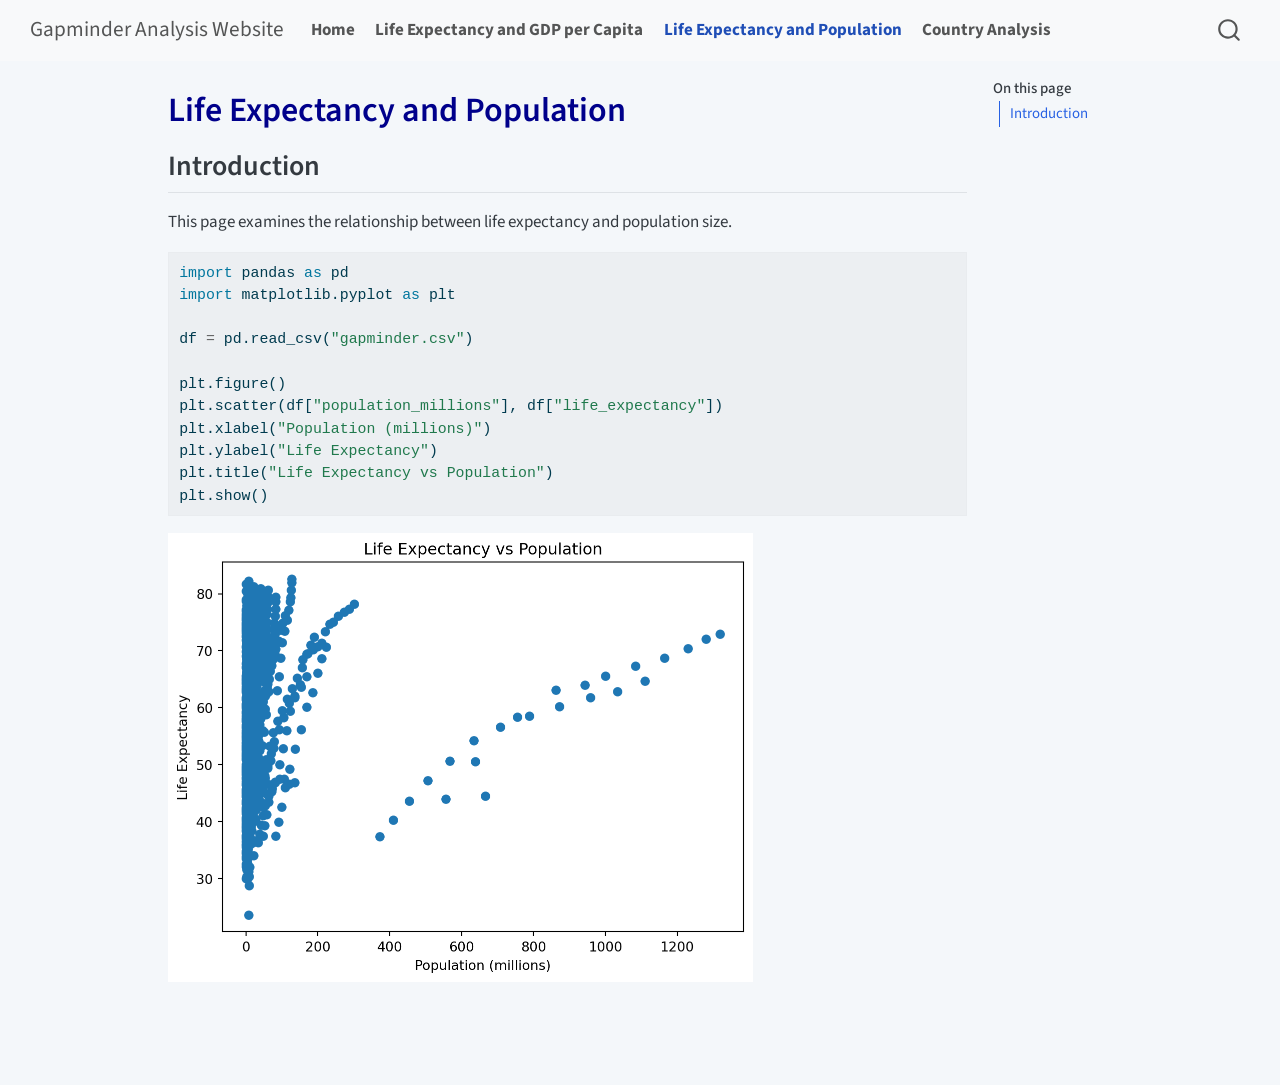
<file: docs/life-population.html>
<!DOCTYPE html>
<html xmlns="http://www.w3.org/1999/xhtml" lang="en" xml:lang="en"><head>

<meta charset="utf-8">
<meta name="generator" content="quarto-1.8.27">

<meta name="viewport" content="width=device-width, initial-scale=1.0, user-scalable=yes">


<title>Life Expectancy and Population – Gapminder Analysis Website</title>
<style>
code{white-space: pre-wrap;}
span.smallcaps{font-variant: small-caps;}
div.columns{display: flex; gap: min(4vw, 1.5em);}
div.column{flex: auto; overflow-x: auto;}
div.hanging-indent{margin-left: 1.5em; text-indent: -1.5em;}
ul.task-list{list-style: none;}
ul.task-list li input[type="checkbox"] {
  width: 0.8em;
  margin: 0 0.8em 0.2em -1em; /* quarto-specific, see https://github.com/quarto-dev/quarto-cli/issues/4556 */ 
  vertical-align: middle;
}
/* CSS for syntax highlighting */
html { -webkit-text-size-adjust: 100%; }
pre > code.sourceCode { white-space: pre; position: relative; }
pre > code.sourceCode > span { display: inline-block; line-height: 1.25; }
pre > code.sourceCode > span:empty { height: 1.2em; }
.sourceCode { overflow: visible; }
code.sourceCode > span { color: inherit; text-decoration: inherit; }
div.sourceCode { margin: 1em 0; }
pre.sourceCode { margin: 0; }
@media screen {
div.sourceCode { overflow: auto; }
}
@media print {
pre > code.sourceCode { white-space: pre-wrap; }
pre > code.sourceCode > span { text-indent: -5em; padding-left: 5em; }
}
pre.numberSource code
  { counter-reset: source-line 0; }
pre.numberSource code > span
  { position: relative; left: -4em; counter-increment: source-line; }
pre.numberSource code > span > a:first-child::before
  { content: counter(source-line);
    position: relative; left: -1em; text-align: right; vertical-align: baseline;
    border: none; display: inline-block;
    -webkit-touch-callout: none; -webkit-user-select: none;
    -khtml-user-select: none; -moz-user-select: none;
    -ms-user-select: none; user-select: none;
    padding: 0 4px; width: 4em;
  }
pre.numberSource { margin-left: 3em;  padding-left: 4px; }
div.sourceCode
  {   }
@media screen {
pre > code.sourceCode > span > a:first-child::before { text-decoration: underline; }
}
</style>


<script src="site_libs/quarto-nav/quarto-nav.js"></script>
<script src="site_libs/quarto-nav/headroom.min.js"></script>
<script src="site_libs/clipboard/clipboard.min.js"></script>
<script src="site_libs/quarto-search/autocomplete.umd.js"></script>
<script src="site_libs/quarto-search/fuse.min.js"></script>
<script src="site_libs/quarto-search/quarto-search.js"></script>
<meta name="quarto:offset" content="./">
<script src="site_libs/quarto-html/quarto.js" type="module"></script>
<script src="site_libs/quarto-html/tabsets/tabsets.js" type="module"></script>
<script src="site_libs/quarto-html/axe/axe-check.js" type="module"></script>
<script src="site_libs/quarto-html/popper.min.js"></script>
<script src="site_libs/quarto-html/tippy.umd.min.js"></script>
<script src="site_libs/quarto-html/anchor.min.js"></script>
<link href="site_libs/quarto-html/tippy.css" rel="stylesheet">
<link href="site_libs/quarto-html/quarto-syntax-highlighting-ed96de9b727972fe78a7b5d16c58bf87.css" rel="stylesheet" id="quarto-text-highlighting-styles">
<script src="site_libs/bootstrap/bootstrap.min.js"></script>
<link href="site_libs/bootstrap/bootstrap-icons.css" rel="stylesheet">
<link href="site_libs/bootstrap/bootstrap-5b4ad623e5705c0698d39aec6f10cf02.min.css" rel="stylesheet" append-hash="true" id="quarto-bootstrap" data-mode="light">
<script id="quarto-search-options" type="application/json">{
  "location": "navbar",
  "copy-button": false,
  "collapse-after": 3,
  "panel-placement": "end",
  "type": "overlay",
  "limit": 50,
  "keyboard-shortcut": [
    "f",
    "/",
    "s"
  ],
  "show-item-context": false,
  "language": {
    "search-no-results-text": "No results",
    "search-matching-documents-text": "matching documents",
    "search-copy-link-title": "Copy link to search",
    "search-hide-matches-text": "Hide additional matches",
    "search-more-match-text": "more match in this document",
    "search-more-matches-text": "more matches in this document",
    "search-clear-button-title": "Clear",
    "search-text-placeholder": "",
    "search-detached-cancel-button-title": "Cancel",
    "search-submit-button-title": "Submit",
    "search-label": "Search"
  }
}</script>


<link rel="stylesheet" href="styles.css">
</head>

<body class="nav-fixed quarto-light">

<div id="quarto-search-results"></div>
  <header id="quarto-header" class="headroom fixed-top">
    <nav class="navbar navbar-expand-lg " data-bs-theme="dark">
      <div class="navbar-container container-fluid">
      <div class="navbar-brand-container mx-auto">
    <a class="navbar-brand" href="./index.html">
    <span class="navbar-title">Gapminder Analysis Website</span>
    </a>
  </div>
            <div id="quarto-search" class="" title="Search"></div>
          <button class="navbar-toggler" type="button" data-bs-toggle="collapse" data-bs-target="#navbarCollapse" aria-controls="navbarCollapse" role="menu" aria-expanded="false" aria-label="Toggle navigation" onclick="if (window.quartoToggleHeadroom) { window.quartoToggleHeadroom(); }">
  <span class="navbar-toggler-icon"></span>
</button>
          <div class="collapse navbar-collapse" id="navbarCollapse">
            <ul class="navbar-nav navbar-nav-scroll me-auto">
  <li class="nav-item">
    <a class="nav-link" href="./index.html"> 
<span class="menu-text">Home</span></a>
  </li>  
  <li class="nav-item">
    <a class="nav-link" href="./life-gdp.html"> 
<span class="menu-text">Life Expectancy and GDP per Capita</span></a>
  </li>  
  <li class="nav-item">
    <a class="nav-link active" href="./life-population.html" aria-current="page"> 
<span class="menu-text">Life Expectancy and Population</span></a>
  </li>  
  <li class="nav-item">
    <a class="nav-link" href="./country.html"> 
<span class="menu-text">Country Analysis</span></a>
  </li>  
</ul>
          </div> <!-- /navcollapse -->
            <div class="quarto-navbar-tools">
</div>
      </div> <!-- /container-fluid -->
    </nav>
</header>
<!-- content -->
<div id="quarto-content" class="quarto-container page-columns page-rows-contents page-layout-article page-navbar">
<!-- sidebar -->
<!-- margin-sidebar -->
    <div id="quarto-margin-sidebar" class="sidebar margin-sidebar">
        <nav id="TOC" role="doc-toc" class="toc-active">
    <h2 id="toc-title">On this page</h2>
   
  <ul>
  <li><a href="#introduction" id="toc-introduction" class="nav-link active" data-scroll-target="#introduction">Introduction</a></li>
  </ul>
</nav>
    </div>
<!-- main -->
<main class="content" id="quarto-document-content">

<header id="title-block-header" class="quarto-title-block default">
<div class="quarto-title">
<h1 class="title">Life Expectancy and Population</h1>
</div>



<div class="quarto-title-meta">

    
  
    
  </div>
  


</header>


<section id="introduction" class="level2">
<h2 class="anchored" data-anchor-id="introduction">Introduction</h2>
<p>This page examines the relationship between life expectancy and population size.</p>
<div id="57cd1e13" class="cell" data-execution_count="1">
<div class="code-copy-outer-scaffold"><div class="sourceCode cell-code" id="cb1"><pre class="sourceCode python code-with-copy"><code class="sourceCode python"><span id="cb1-1"><a href="#cb1-1" aria-hidden="true" tabindex="-1"></a><span class="im">import</span> pandas <span class="im">as</span> pd</span>
<span id="cb1-2"><a href="#cb1-2" aria-hidden="true" tabindex="-1"></a><span class="im">import</span> matplotlib.pyplot <span class="im">as</span> plt</span>
<span id="cb1-3"><a href="#cb1-3" aria-hidden="true" tabindex="-1"></a></span>
<span id="cb1-4"><a href="#cb1-4" aria-hidden="true" tabindex="-1"></a>df <span class="op">=</span> pd.read_csv(<span class="st">"gapminder.csv"</span>)</span>
<span id="cb1-5"><a href="#cb1-5" aria-hidden="true" tabindex="-1"></a></span>
<span id="cb1-6"><a href="#cb1-6" aria-hidden="true" tabindex="-1"></a>plt.figure()</span>
<span id="cb1-7"><a href="#cb1-7" aria-hidden="true" tabindex="-1"></a>plt.scatter(df[<span class="st">"population_millions"</span>], df[<span class="st">"life_expectancy"</span>])</span>
<span id="cb1-8"><a href="#cb1-8" aria-hidden="true" tabindex="-1"></a>plt.xlabel(<span class="st">"Population (millions)"</span>)</span>
<span id="cb1-9"><a href="#cb1-9" aria-hidden="true" tabindex="-1"></a>plt.ylabel(<span class="st">"Life Expectancy"</span>)</span>
<span id="cb1-10"><a href="#cb1-10" aria-hidden="true" tabindex="-1"></a>plt.title(<span class="st">"Life Expectancy vs Population"</span>)</span>
<span id="cb1-11"><a href="#cb1-11" aria-hidden="true" tabindex="-1"></a>plt.show()</span></code></pre></div><button title="Copy to Clipboard" class="code-copy-button"><i class="bi"></i></button></div>
<div class="cell-output cell-output-display">
<div>
<figure class="figure">
<p><img src="life-population_files/figure-html/cell-2-output-1.png" width="585" height="449" class="figure-img"></p>
</figure>
</div>
</div>
</div>


</section>

</main> <!-- /main -->
<script id="quarto-html-after-body" type="application/javascript">
  window.document.addEventListener("DOMContentLoaded", function (event) {
    const icon = "";
    const anchorJS = new window.AnchorJS();
    anchorJS.options = {
      placement: 'right',
      icon: icon
    };
    anchorJS.add('.anchored');
    const isCodeAnnotation = (el) => {
      for (const clz of el.classList) {
        if (clz.startsWith('code-annotation-')) {                     
          return true;
        }
      }
      return false;
    }
    const onCopySuccess = function(e) {
      // button target
      const button = e.trigger;
      // don't keep focus
      button.blur();
      // flash "checked"
      button.classList.add('code-copy-button-checked');
      var currentTitle = button.getAttribute("title");
      button.setAttribute("title", "Copied!");
      let tooltip;
      if (window.bootstrap) {
        button.setAttribute("data-bs-toggle", "tooltip");
        button.setAttribute("data-bs-placement", "left");
        button.setAttribute("data-bs-title", "Copied!");
        tooltip = new bootstrap.Tooltip(button, 
          { trigger: "manual", 
            customClass: "code-copy-button-tooltip",
            offset: [0, -8]});
        tooltip.show();    
      }
      setTimeout(function() {
        if (tooltip) {
          tooltip.hide();
          button.removeAttribute("data-bs-title");
          button.removeAttribute("data-bs-toggle");
          button.removeAttribute("data-bs-placement");
        }
        button.setAttribute("title", currentTitle);
        button.classList.remove('code-copy-button-checked');
      }, 1000);
      // clear code selection
      e.clearSelection();
    }
    const getTextToCopy = function(trigger) {
      const outerScaffold = trigger.parentElement.cloneNode(true);
      const codeEl = outerScaffold.querySelector('code');
      for (const childEl of codeEl.children) {
        if (isCodeAnnotation(childEl)) {
          childEl.remove();
        }
      }
      return codeEl.innerText;
    }
    const clipboard = new window.ClipboardJS('.code-copy-button:not([data-in-quarto-modal])', {
      text: getTextToCopy
    });
    clipboard.on('success', onCopySuccess);
    if (window.document.getElementById('quarto-embedded-source-code-modal')) {
      const clipboardModal = new window.ClipboardJS('.code-copy-button[data-in-quarto-modal]', {
        text: getTextToCopy,
        container: window.document.getElementById('quarto-embedded-source-code-modal')
      });
      clipboardModal.on('success', onCopySuccess);
    }
      var localhostRegex = new RegExp(/^(?:http|https):\/\/localhost\:?[0-9]*\//);
      var mailtoRegex = new RegExp(/^mailto:/);
        var filterRegex = new RegExp('/' + window.location.host + '/');
      var isInternal = (href) => {
          return filterRegex.test(href) || localhostRegex.test(href) || mailtoRegex.test(href);
      }
      // Inspect non-navigation links and adorn them if external
     var links = window.document.querySelectorAll('a[href]:not(.nav-link):not(.navbar-brand):not(.toc-action):not(.sidebar-link):not(.sidebar-item-toggle):not(.pagination-link):not(.no-external):not([aria-hidden]):not(.dropdown-item):not(.quarto-navigation-tool):not(.about-link)');
      for (var i=0; i<links.length; i++) {
        const link = links[i];
        if (!isInternal(link.href)) {
          // undo the damage that might have been done by quarto-nav.js in the case of
          // links that we want to consider external
          if (link.dataset.originalHref !== undefined) {
            link.href = link.dataset.originalHref;
          }
        }
      }
    function tippyHover(el, contentFn, onTriggerFn, onUntriggerFn) {
      const config = {
        allowHTML: true,
        maxWidth: 500,
        delay: 100,
        arrow: false,
        appendTo: function(el) {
            return el.parentElement;
        },
        interactive: true,
        interactiveBorder: 10,
        theme: 'quarto',
        placement: 'bottom-start',
      };
      if (contentFn) {
        config.content = contentFn;
      }
      if (onTriggerFn) {
        config.onTrigger = onTriggerFn;
      }
      if (onUntriggerFn) {
        config.onUntrigger = onUntriggerFn;
      }
      window.tippy(el, config); 
    }
    const noterefs = window.document.querySelectorAll('a[role="doc-noteref"]');
    for (var i=0; i<noterefs.length; i++) {
      const ref = noterefs[i];
      tippyHover(ref, function() {
        // use id or data attribute instead here
        let href = ref.getAttribute('data-footnote-href') || ref.getAttribute('href');
        try { href = new URL(href).hash; } catch {}
        const id = href.replace(/^#\/?/, "");
        const note = window.document.getElementById(id);
        if (note) {
          return note.innerHTML;
        } else {
          return "";
        }
      });
    }
    const xrefs = window.document.querySelectorAll('a.quarto-xref');
    const processXRef = (id, note) => {
      // Strip column container classes
      const stripColumnClz = (el) => {
        el.classList.remove("page-full", "page-columns");
        if (el.children) {
          for (const child of el.children) {
            stripColumnClz(child);
          }
        }
      }
      stripColumnClz(note)
      if (id === null || id.startsWith('sec-')) {
        // Special case sections, only their first couple elements
        const container = document.createElement("div");
        if (note.children && note.children.length > 2) {
          container.appendChild(note.children[0].cloneNode(true));
          for (let i = 1; i < note.children.length; i++) {
            const child = note.children[i];
            if (child.tagName === "P" && child.innerText === "") {
              continue;
            } else {
              container.appendChild(child.cloneNode(true));
              break;
            }
          }
          if (window.Quarto?.typesetMath) {
            window.Quarto.typesetMath(container);
          }
          return container.innerHTML
        } else {
          if (window.Quarto?.typesetMath) {
            window.Quarto.typesetMath(note);
          }
          return note.innerHTML;
        }
      } else {
        // Remove any anchor links if they are present
        const anchorLink = note.querySelector('a.anchorjs-link');
        if (anchorLink) {
          anchorLink.remove();
        }
        if (window.Quarto?.typesetMath) {
          window.Quarto.typesetMath(note);
        }
        if (note.classList.contains("callout")) {
          return note.outerHTML;
        } else {
          return note.innerHTML;
        }
      }
    }
    for (var i=0; i<xrefs.length; i++) {
      const xref = xrefs[i];
      tippyHover(xref, undefined, function(instance) {
        instance.disable();
        let url = xref.getAttribute('href');
        let hash = undefined; 
        if (url.startsWith('#')) {
          hash = url;
        } else {
          try { hash = new URL(url).hash; } catch {}
        }
        if (hash) {
          const id = hash.replace(/^#\/?/, "");
          const note = window.document.getElementById(id);
          if (note !== null) {
            try {
              const html = processXRef(id, note.cloneNode(true));
              instance.setContent(html);
            } finally {
              instance.enable();
              instance.show();
            }
          } else {
            // See if we can fetch this
            fetch(url.split('#')[0])
            .then(res => res.text())
            .then(html => {
              const parser = new DOMParser();
              const htmlDoc = parser.parseFromString(html, "text/html");
              const note = htmlDoc.getElementById(id);
              if (note !== null) {
                const html = processXRef(id, note);
                instance.setContent(html);
              } 
            }).finally(() => {
              instance.enable();
              instance.show();
            });
          }
        } else {
          // See if we can fetch a full url (with no hash to target)
          // This is a special case and we should probably do some content thinning / targeting
          fetch(url)
          .then(res => res.text())
          .then(html => {
            const parser = new DOMParser();
            const htmlDoc = parser.parseFromString(html, "text/html");
            const note = htmlDoc.querySelector('main.content');
            if (note !== null) {
              // This should only happen for chapter cross references
              // (since there is no id in the URL)
              // remove the first header
              if (note.children.length > 0 && note.children[0].tagName === "HEADER") {
                note.children[0].remove();
              }
              const html = processXRef(null, note);
              instance.setContent(html);
            } 
          }).finally(() => {
            instance.enable();
            instance.show();
          });
        }
      }, function(instance) {
      });
    }
        let selectedAnnoteEl;
        const selectorForAnnotation = ( cell, annotation) => {
          let cellAttr = 'data-code-cell="' + cell + '"';
          let lineAttr = 'data-code-annotation="' +  annotation + '"';
          const selector = 'span[' + cellAttr + '][' + lineAttr + ']';
          return selector;
        }
        const selectCodeLines = (annoteEl) => {
          const doc = window.document;
          const targetCell = annoteEl.getAttribute("data-target-cell");
          const targetAnnotation = annoteEl.getAttribute("data-target-annotation");
          const annoteSpan = window.document.querySelector(selectorForAnnotation(targetCell, targetAnnotation));
          const lines = annoteSpan.getAttribute("data-code-lines").split(",");
          const lineIds = lines.map((line) => {
            return targetCell + "-" + line;
          })
          let top = null;
          let height = null;
          let parent = null;
          if (lineIds.length > 0) {
              //compute the position of the single el (top and bottom and make a div)
              const el = window.document.getElementById(lineIds[0]);
              top = el.offsetTop;
              height = el.offsetHeight;
              parent = el.parentElement.parentElement;
            if (lineIds.length > 1) {
              const lastEl = window.document.getElementById(lineIds[lineIds.length - 1]);
              const bottom = lastEl.offsetTop + lastEl.offsetHeight;
              height = bottom - top;
            }
            if (top !== null && height !== null && parent !== null) {
              // cook up a div (if necessary) and position it 
              let div = window.document.getElementById("code-annotation-line-highlight");
              if (div === null) {
                div = window.document.createElement("div");
                div.setAttribute("id", "code-annotation-line-highlight");
                div.style.position = 'absolute';
                parent.appendChild(div);
              }
              div.style.top = top - 2 + "px";
              div.style.height = height + 4 + "px";
              div.style.left = 0;
              let gutterDiv = window.document.getElementById("code-annotation-line-highlight-gutter");
              if (gutterDiv === null) {
                gutterDiv = window.document.createElement("div");
                gutterDiv.setAttribute("id", "code-annotation-line-highlight-gutter");
                gutterDiv.style.position = 'absolute';
                const codeCell = window.document.getElementById(targetCell);
                const gutter = codeCell.querySelector('.code-annotation-gutter');
                gutter.appendChild(gutterDiv);
              }
              gutterDiv.style.top = top - 2 + "px";
              gutterDiv.style.height = height + 4 + "px";
            }
            selectedAnnoteEl = annoteEl;
          }
        };
        const unselectCodeLines = () => {
          const elementsIds = ["code-annotation-line-highlight", "code-annotation-line-highlight-gutter"];
          elementsIds.forEach((elId) => {
            const div = window.document.getElementById(elId);
            if (div) {
              div.remove();
            }
          });
          selectedAnnoteEl = undefined;
        };
          // Handle positioning of the toggle
      window.addEventListener(
        "resize",
        throttle(() => {
          elRect = undefined;
          if (selectedAnnoteEl) {
            selectCodeLines(selectedAnnoteEl);
          }
        }, 10)
      );
      function throttle(fn, ms) {
      let throttle = false;
      let timer;
        return (...args) => {
          if(!throttle) { // first call gets through
              fn.apply(this, args);
              throttle = true;
          } else { // all the others get throttled
              if(timer) clearTimeout(timer); // cancel #2
              timer = setTimeout(() => {
                fn.apply(this, args);
                timer = throttle = false;
              }, ms);
          }
        };
      }
        // Attach click handler to the DT
        const annoteDls = window.document.querySelectorAll('dt[data-target-cell]');
        for (const annoteDlNode of annoteDls) {
          annoteDlNode.addEventListener('click', (event) => {
            const clickedEl = event.target;
            if (clickedEl !== selectedAnnoteEl) {
              unselectCodeLines();
              const activeEl = window.document.querySelector('dt[data-target-cell].code-annotation-active');
              if (activeEl) {
                activeEl.classList.remove('code-annotation-active');
              }
              selectCodeLines(clickedEl);
              clickedEl.classList.add('code-annotation-active');
            } else {
              // Unselect the line
              unselectCodeLines();
              clickedEl.classList.remove('code-annotation-active');
            }
          });
        }
    const findCites = (el) => {
      const parentEl = el.parentElement;
      if (parentEl) {
        const cites = parentEl.dataset.cites;
        if (cites) {
          return {
            el,
            cites: cites.split(' ')
          };
        } else {
          return findCites(el.parentElement)
        }
      } else {
        return undefined;
      }
    };
    var bibliorefs = window.document.querySelectorAll('a[role="doc-biblioref"]');
    for (var i=0; i<bibliorefs.length; i++) {
      const ref = bibliorefs[i];
      const citeInfo = findCites(ref);
      if (citeInfo) {
        tippyHover(citeInfo.el, function() {
          var popup = window.document.createElement('div');
          citeInfo.cites.forEach(function(cite) {
            var citeDiv = window.document.createElement('div');
            citeDiv.classList.add('hanging-indent');
            citeDiv.classList.add('csl-entry');
            var biblioDiv = window.document.getElementById('ref-' + cite);
            if (biblioDiv) {
              citeDiv.innerHTML = biblioDiv.innerHTML;
            }
            popup.appendChild(citeDiv);
          });
          return popup.innerHTML;
        });
      }
    }
  });
  </script>
</div> <!-- /content -->




</body></html>
</file>
<file: docs/site_libs/quarto-html/tippy.css>
.tippy-box[data-animation=fade][data-state=hidden]{opacity:0}[data-tippy-root]{max-width:calc(100vw - 10px)}.tippy-box{position:relative;background-color:#333;color:#fff;border-radius:4px;font-size:14px;line-height:1.4;white-space:normal;outline:0;transition-property:transform,visibility,opacity}.tippy-box[data-placement^=top]>.tippy-arrow{bottom:0}.tippy-box[data-placement^=top]>.tippy-arrow:before{bottom:-7px;left:0;border-width:8px 8px 0;border-top-color:initial;transform-origin:center top}.tippy-box[data-placement^=bottom]>.tippy-arrow{top:0}.tippy-box[data-placement^=bottom]>.tippy-arrow:before{top:-7px;left:0;border-width:0 8px 8px;border-bottom-color:initial;transform-origin:center bottom}.tippy-box[data-placement^=left]>.tippy-arrow{right:0}.tippy-box[data-placement^=left]>.tippy-arrow:before{border-width:8px 0 8px 8px;border-left-color:initial;right:-7px;transform-origin:center left}.tippy-box[data-placement^=right]>.tippy-arrow{left:0}.tippy-box[data-placement^=right]>.tippy-arrow:before{left:-7px;border-width:8px 8px 8px 0;border-right-color:initial;transform-origin:center right}.tippy-box[data-inertia][data-state=visible]{transition-timing-function:cubic-bezier(.54,1.5,.38,1.11)}.tippy-arrow{width:16px;height:16px;color:#333}.tippy-arrow:before{content:"";position:absolute;border-color:transparent;border-style:solid}.tippy-content{position:relative;padding:5px 9px;z-index:1}
</file>
<file: docs/site_libs/quarto-html/quarto-syntax-highlighting-ed96de9b727972fe78a7b5d16c58bf87.css>
/* quarto syntax highlight colors */
:root {
  --quarto-hl-ot-color: #003B4F;
  --quarto-hl-at-color: #657422;
  --quarto-hl-ss-color: #20794D;
  --quarto-hl-an-color: #5E5E5E;
  --quarto-hl-fu-color: #4758AB;
  --quarto-hl-st-color: #20794D;
  --quarto-hl-cf-color: #003B4F;
  --quarto-hl-op-color: #5E5E5E;
  --quarto-hl-er-color: #AD0000;
  --quarto-hl-bn-color: #AD0000;
  --quarto-hl-al-color: #AD0000;
  --quarto-hl-va-color: #111111;
  --quarto-hl-bu-color: inherit;
  --quarto-hl-ex-color: inherit;
  --quarto-hl-pp-color: #AD0000;
  --quarto-hl-in-color: #5E5E5E;
  --quarto-hl-vs-color: #20794D;
  --quarto-hl-wa-color: #5E5E5E;
  --quarto-hl-do-color: #5E5E5E;
  --quarto-hl-im-color: #00769E;
  --quarto-hl-ch-color: #20794D;
  --quarto-hl-dt-color: #AD0000;
  --quarto-hl-fl-color: #AD0000;
  --quarto-hl-co-color: #5E5E5E;
  --quarto-hl-cv-color: #5E5E5E;
  --quarto-hl-cn-color: #8f5902;
  --quarto-hl-sc-color: #5E5E5E;
  --quarto-hl-dv-color: #AD0000;
  --quarto-hl-kw-color: #003B4F;
}

/* other quarto variables */
:root {
  --quarto-font-monospace: SFMono-Regular, Menlo, Monaco, Consolas, "Liberation Mono", "Courier New", monospace;
}

/* syntax highlight based on Pandoc's rules */
pre > code.sourceCode > span {
  color: #003B4F;
}

code.sourceCode > span {
  color: #003B4F;
}

div.sourceCode,
div.sourceCode pre.sourceCode {
  color: #003B4F;
}

/* Normal */
code span {
  color: #003B4F;
}

/* Alert */
code span.al {
  color: #AD0000;
  font-style: inherit;
}

/* Annotation */
code span.an {
  color: #5E5E5E;
  font-style: inherit;
}

/* Attribute */
code span.at {
  color: #657422;
  font-style: inherit;
}

/* BaseN */
code span.bn {
  color: #AD0000;
  font-style: inherit;
}

/* BuiltIn */
code span.bu {
  font-style: inherit;
}

/* ControlFlow */
code span.cf {
  color: #003B4F;
  font-weight: bold;
  font-style: inherit;
}

/* Char */
code span.ch {
  color: #20794D;
  font-style: inherit;
}

/* Constant */
code span.cn {
  color: #8f5902;
  font-style: inherit;
}

/* Comment */
code span.co {
  color: #5E5E5E;
  font-style: inherit;
}

/* CommentVar */
code span.cv {
  color: #5E5E5E;
  font-style: italic;
}

/* Documentation */
code span.do {
  color: #5E5E5E;
  font-style: italic;
}

/* DataType */
code span.dt {
  color: #AD0000;
  font-style: inherit;
}

/* DecVal */
code span.dv {
  color: #AD0000;
  font-style: inherit;
}

/* Error */
code span.er {
  color: #AD0000;
  font-style: inherit;
}

/* Extension */
code span.ex {
  font-style: inherit;
}

/* Float */
code span.fl {
  color: #AD0000;
  font-style: inherit;
}

/* Function */
code span.fu {
  color: #4758AB;
  font-style: inherit;
}

/* Import */
code span.im {
  color: #00769E;
  font-style: inherit;
}

/* Information */
code span.in {
  color: #5E5E5E;
  font-style: inherit;
}

/* Keyword */
code span.kw {
  color: #003B4F;
  font-weight: bold;
  font-style: inherit;
}

/* Operator */
code span.op {
  color: #5E5E5E;
  font-style: inherit;
}

/* Other */
code span.ot {
  color: #003B4F;
  font-style: inherit;
}

/* Preprocessor */
code span.pp {
  color: #AD0000;
  font-style: inherit;
}

/* SpecialChar */
code span.sc {
  color: #5E5E5E;
  font-style: inherit;
}

/* SpecialString */
code span.ss {
  color: #20794D;
  font-style: inherit;
}

/* String */
code span.st {
  color: #20794D;
  font-style: inherit;
}

/* Variable */
code span.va {
  color: #111111;
  font-style: inherit;
}

/* VerbatimString */
code span.vs {
  color: #20794D;
  font-style: inherit;
}

/* Warning */
code span.wa {
  color: #5E5E5E;
  font-style: italic;
}

.prevent-inlining {
  content: "</";
}

/*# sourceMappingURL=0920dd6d7437995b8cdf7429764427b1.css.map */
</file>
<file: docs/styles.css>
body {
  background-color: #f4f7fa;
}

h1 {
  color: darkblue;
}

.navbar {
  font-weight: bold;
}
</file>
